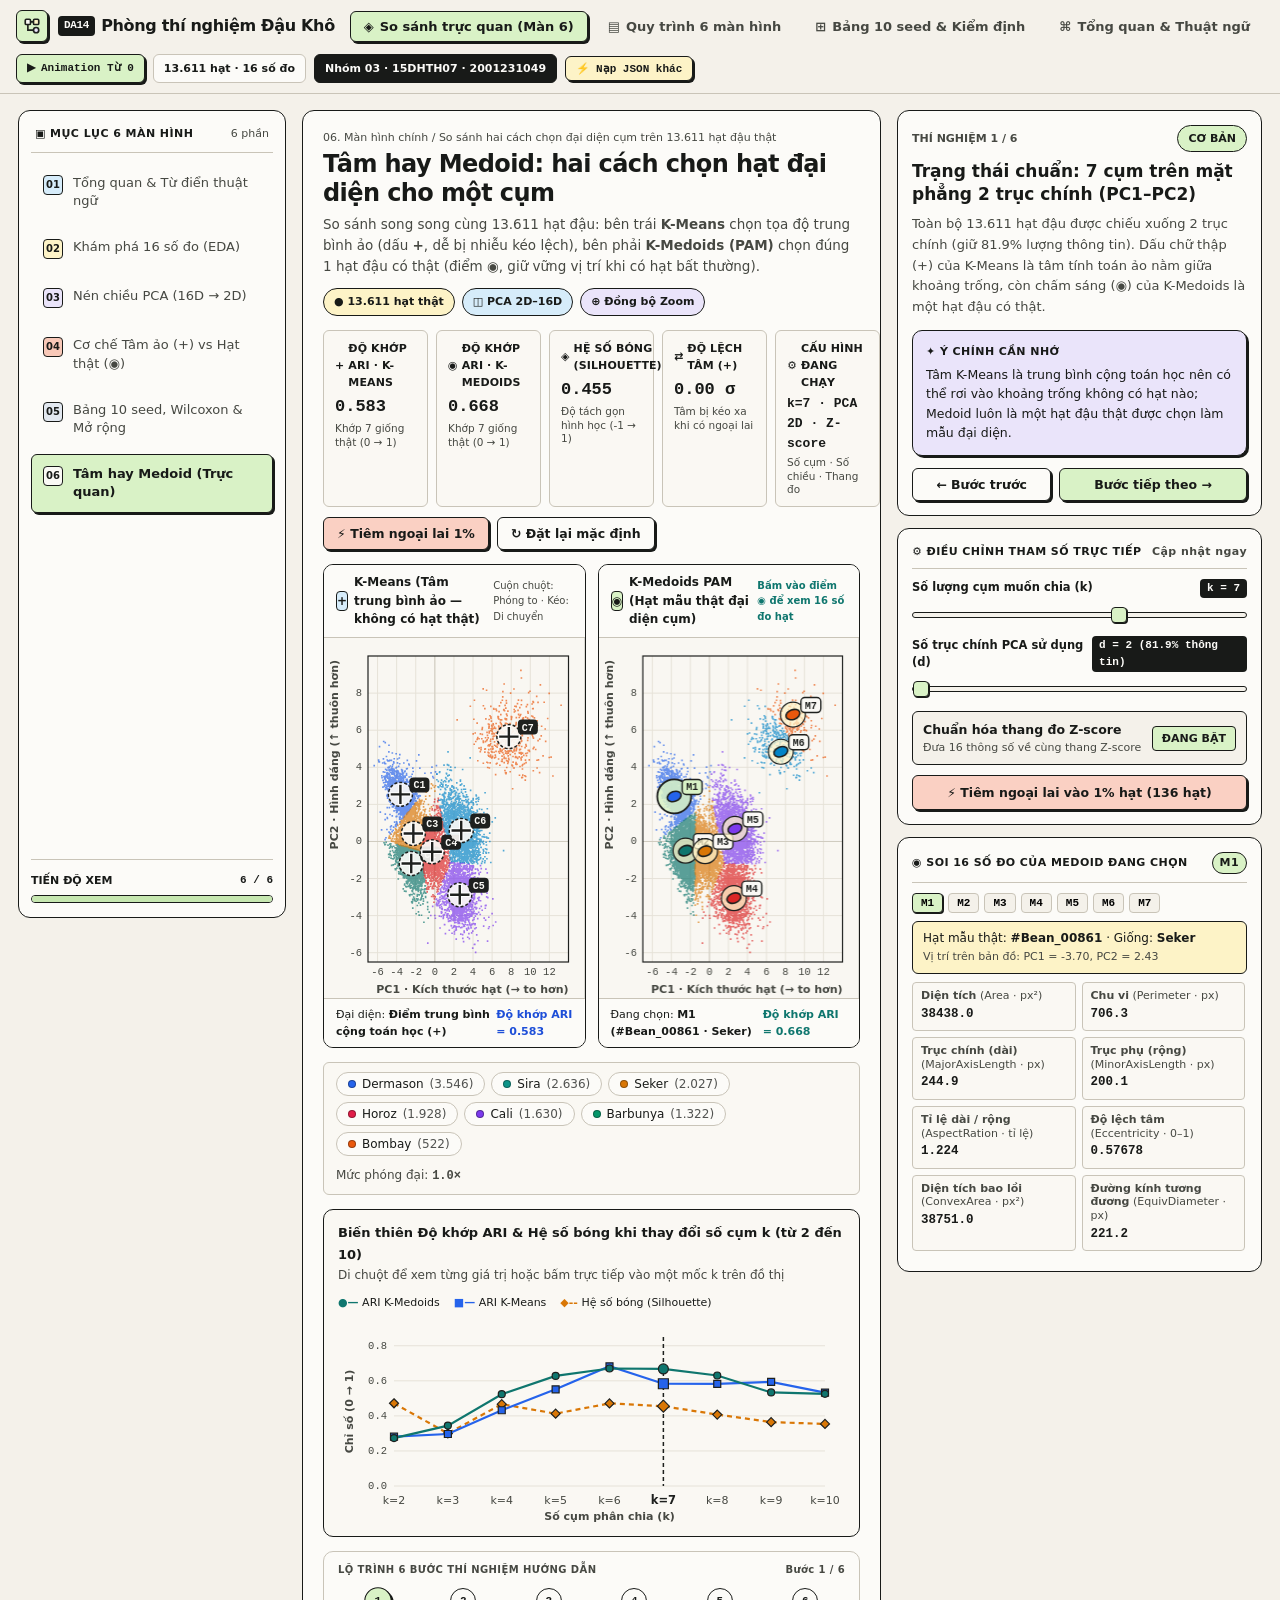
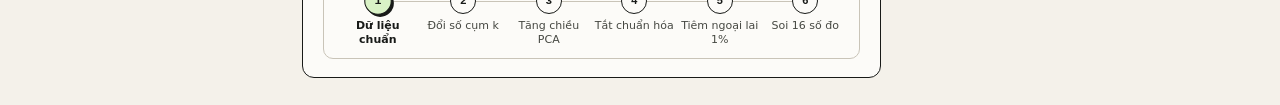
<file: index.html>
<!DOCTYPE html>
<html lang="vi">
<head>
  <meta charset="UTF-8" />
  <meta name="viewport" content="width=device-width, initial-scale=1.0" />
  <title>DA14 · Dry Bean Lab — Tâm hay Medoid: hai cách chọn đại diện cụm</title>

  <!-- CSS tách theo từng nhóm chức năng (chạy 100% offline không cần font CDN) -->
  <link rel="stylesheet" href="dry_bean_web/css/tokens.css" />
  <link rel="stylesheet" href="dry_bean_web/css/layout.css" />
  <link rel="stylesheet" href="dry_bean_web/css/components.css" />
</head>
<body>

  <!-- ======================================================================= -->
  <!-- TOP NAVBAR                                                              -->
  <!-- ======================================================================= -->
  <header class="topbar">
    <div class="topbar-inner">
      <div class="brand-group">
        <button id="btnMobileSidebar" class="mobile-menu-btn" type="button" aria-label="Mở danh mục 6 màn hình">☰</button>
        <div class="brand-logo" aria-hidden="true">
          <svg width="18" height="18" viewBox="0 0 24 24" fill="none" stroke="#1E201E" stroke-width="2.2">
            <rect x="3" y="3" width="7" height="7" rx="1.5" fill="#FAF9F5"/>
            <rect x="14" y="3" width="7" height="7" rx="1.5" fill="#FDF3C7"/>
            <circle cx="17.5" cy="17.5" r="3.5" fill="#EAE4FA"/>
            <path d="M10 6.5h4M6.5 10v7.5H14" />
          </svg>
        </div>
        <div class="brand-title">
          <span class="tag-box">DA14</span>
          <span>Phòng thí nghiệm Đậu Khô</span>
        </div>
      </div>

      <!-- 4 Tab chuyển nhanh trên thanh Top Navbar -->
      <nav class="top-nav-tabs" aria-label="Điều hướng nhanh">
        <button class="top-tab active" data-quick-tab="lab" onclick="handleTopTab('lab')">
          <span>◈</span> So sánh trực quan (Màn 6)
        </button>
        <button class="top-tab" data-quick-tab="screens" onclick="handleTopTab('screens')">
          <span>▤</span> Quy trình 6 màn hình
        </button>
        <button class="top-tab" data-quick-tab="benchmark" onclick="handleTopTab('benchmark')">
          <span>⊞</span> Bảng 10 seed &amp; Kiểm định
        </button>
        <button class="top-tab" data-quick-tab="readme" onclick="handleTopTab('readme')">
          <span>⌘</span> Tổng quan &amp; Thuật ngữ
        </button>
      </nav>

      <!-- Phải: Thông tin dữ liệu & Mã lớp/SV -->
      <div class="topbar-right">
        <a class="adapter-trigger-btn" href="animation.html" style="background: var(--mint); text-decoration: none;" title="Mở trình diễn Animation chạy từ con số 0 đến hoàn chỉnh bài">
          <span>▶</span> Animation Từ 0
        </a>
        <span class="meta-pill">13.611 hạt · 16 số đo</span>
        <span class="meta-pill student">Nhóm 03 · 15DHTH07 · 2001231049</span>
        <button id="btnOpenAdapter" class="adapter-trigger-btn" type="button" title="Nạp tệp JSON khác từ thư mục results/">
          <span>⚡</span> Nạp JSON khác
        </button>
      </div>
    </div>
  </header>

  <!-- ======================================================================= -->
  <!-- BỐ CỤC WORKBENCH 3 CỘT                                                  -->
  <!-- ======================================================================= -->
  <div class="workbench">

    <!-- ===================================================================== -->
    <!-- CỘT TRÁI: CÂY 6 MÀN HÌNH THEO ĐẶC TẢ 07b                              -->
    <!-- ===================================================================== -->
    <aside id="leftSidebar" class="panel-box sidebar-left" aria-label="Cấu trúc 6 màn hình đồ án">
      <div>
        <div class="sidebar-header">
          <span class="sidebar-title">▣ MỤC LỤC 6 MÀN HÌNH</span>
          <span class="sidebar-count">6 phần</span>
        </div>

        <div class="screen-tree" id="screenTreeList">
          <button class="screen-nav-item" data-screen="1" onclick="switchScreen(1)">
            <span class="screen-icon-box" style="background: #D6ECFA;">01</span>
            <span>Tổng quan &amp; Từ điển thuật ngữ</span>
          </button>
          <button class="screen-nav-item" data-screen="2" onclick="switchScreen(2)">
            <span class="screen-icon-box" style="background: #FDF3C7;">02</span>
            <span>Khám phá 16 số đo (EDA)</span>
          </button>
          <button class="screen-nav-item" data-screen="3" onclick="switchScreen(3)">
            <span class="screen-icon-box" style="background: #EAE4FA;">03</span>
            <span>Nén chiều PCA (16D → 2D)</span>
          </button>
          <button class="screen-nav-item" data-screen="4" onclick="switchScreen(4)">
            <span class="screen-icon-box" style="background: #F8C8B8;">04</span>
            <span>Cơ chế Tâm ảo (+) vs Hạt thật (◉)</span>
          </button>
          <button class="screen-nav-item" data-screen="5" onclick="switchScreen(5)">
            <span class="screen-icon-box" style="background: #E2E8F0;">05</span>
            <span>Bảng 10 seed, Wilcoxon &amp; Mở rộng</span>
          </button>
          <button class="screen-nav-item active" data-screen="6" onclick="switchScreen(6)">
            <span class="screen-icon-box" style="background: #FAF9F5;">06</span>
            <span>Tâm hay Medoid (Trực quan)</span>
          </button>
        </div>
      </div>

      <div class="sidebar-footer">
        <div class="progress-row">
          <span>TIẾN ĐỘ XEM</span>
          <span id="sidebarProgressText" class="tabular">6 / 6</span>
        </div>
        <div class="progress-track">
          <div id="sidebarProgressFill" class="progress-fill" style="width: 100%;"></div>
        </div>
      </div>
    </aside>

    <!-- ===================================================================== -->
    <!-- CỘT GIỮA: SÂN KHẤU CHÍNH (MAIN STAGE)                                 -->
    <!-- ===================================================================== -->
    <main class="panel-box main-stage">

      <!-- =================================================================== -->
      <!-- VIEW 06: MÀN HÌNH ĐẶC THÙ — TÂM HAY MEDOID (MẶC ĐỊNH)              -->
      <!-- =================================================================== -->
      <section id="view-screen-6" class="screen-view active">
        <div class="stage-header">
          <div>
            <div class="breadcrumb">06. Màn hình chính / So sánh hai cách chọn đại diện cụm trên 13.611 hạt đậu thật</div>
            <h1 class="stage-title">Tâm hay Medoid: hai cách chọn hạt đại diện cho một cụm</h1>
            <p class="stage-subtitle">
              So sánh song song cùng 13.611 hạt đậu: bên trái <strong>K-Means</strong> chọn tọa độ trung bình ảo (dấu <strong>+</strong>, dễ bị nhiễu kéo lệch), bên phải <strong>K-Medoids (PAM)</strong> chọn đúng 1 hạt đậu có thật (điểm <strong>◉</strong>, giữ vững vị trí khi có hạt bất thường).
            </p>
          </div>
          <div class="header-badges">
            <span class="pastel-badge bg-yellow">● 13.611 hạt thật</span>
            <span class="pastel-badge bg-blue">◫ PCA 2D–16D</span>
            <span class="pastel-badge bg-lavender">⊕ Đồng bộ Zoom</span>
          </div>
        </div>

        <!-- Hàng 5 thẻ KPI + 2 nút thao tác nhanh -->
        <div class="kpi-action-bar">
          <div class="kpi-strip">
            <div id="kpiCardKmeans" class="kpi-card">
              <div class="kpi-label"><span>+</span> ĐỘ KHỚP ARI · K-MEANS</div>
              <div class="kpi-value tabular">
                <span id="kpiAriKm">0.674</span>
                <span id="kpiDeltaKm" class="kpi-delta" style="display:none;"></span>
              </div>
              <div class="kpi-hint">Khớp 7 giống thật (0 → 1)</div>
            </div>
            <div id="kpiCardKmedoids" class="kpi-card">
              <div class="kpi-label"><span>◉</span> ĐỘ KHỚP ARI · K-MEDOIDS</div>
              <div class="kpi-value tabular">
                <span id="kpiAriMed">0.669</span>
                <span id="kpiDeltaMed" class="kpi-delta" style="display:none;"></span>
              </div>
              <div class="kpi-hint">Khớp 7 giống thật (0 → 1)</div>
            </div>
            <div class="kpi-card">
              <div class="kpi-label"><span>◈</span> HỆ SỐ BÓNG (SILHOUETTE)</div>
              <div class="kpi-value tabular">
                <span id="kpiSilhouette">0.431</span>
              </div>
              <div class="kpi-hint">Độ tách gọn hình học (-1 → 1)</div>
            </div>
            <div id="kpiCardShift" class="kpi-card">
              <div class="kpi-label"><span>⇄</span> ĐỘ LỆCH TÂM (+)</div>
              <div class="kpi-value tabular">
                <span id="kpiCentroidShift">0.00 σ</span>
              </div>
              <div class="kpi-hint">Tâm bị kéo xa khi có ngoại lai</div>
            </div>
            <div class="kpi-card">
              <div class="kpi-label"><span>⚙</span> CẤU HÌNH ĐANG CHẠY</div>
              <div class="kpi-value tabular" style="font-size: 13px;">
                <span id="kpiConfigText">k=7 · PCA 2D · Z-score</span>
              </div>
              <div class="kpi-hint">Số cụm · Số chiều · Thang đo</div>
            </div>
          </div>

          <div class="quick-actions">
            <button id="btnQuickOutlier" class="tactile-btn coral" type="button">
              ⚡ Tiêm ngoại lai 1%
            </button>
            <button id="btnQuickReset" class="tactile-btn" type="button" title="Đặt lại toàn bộ tham số &amp; góc nhìn về mặc định">
              ↻ Đặt lại mặc định
            </button>
          </div>
        </div>

        <!-- Hai bản đồ phân tán HTML5 Canvas chia đôi theo chiều dọc -->
        <div class="split-canvas-grid">
          <!-- BẢN ĐỒ TRÁI: K-MEANS -->
          <div class="canvas-card">
            <div class="canvas-card-head">
              <div class="canvas-card-title">
                <span class="symbol-chip" style="background: var(--blue-pastel);">+</span>
                <span>K-Means (Tâm trung bình ảo — không có hạt thật)</span>
              </div>
              <span class="canvas-card-sub">Cuộn chuột: Phóng to · Kéo: Di chuyển</span>
            </div>
            <div class="canvas-viewport">
              <canvas id="canvasKMeans"></canvas>
            </div>
            <div class="canvas-card-foot">
              <span>Đại diện: <strong>Điểm trung bình cộng toán học (+)</strong></span>
              <span id="footKmStatus" style="color: var(--kmeans-color); font-weight: 700;">Độ khớp ARI = 0.674</span>
            </div>
          </div>

          <!-- BẢN ĐỒ PHẢI: K-MEDOIDS -->
          <div class="canvas-card">
            <div class="canvas-card-head">
              <div class="canvas-card-title">
                <span class="symbol-chip" style="background: var(--mint);">◉</span>
                <span>K-Medoids PAM (Hạt mẫu thật đại diện cụm)</span>
              </div>
              <span class="canvas-card-sub" style="color: var(--kmedoids-color); font-weight: 700;">Bấm vào điểm ◉ để xem 16 số đo hạt</span>
            </div>
            <div class="canvas-viewport">
              <canvas id="canvasKMedoids"></canvas>
            </div>
            <div class="canvas-card-foot">
              <span>Đang chọn: <strong id="footSelectedMedoid">M1 (#Bean_00142)</strong></span>
              <span id="footMedStatus" style="color: var(--kmedoids-color); font-weight: 700;">Độ khớp ARI = 0.669</span>
            </div>
          </div>
        </div>

        <!-- Thanh chú giải 7 giống đậu (tổng đúng 13.611 hạt) -->
        <div class="variety-legend-bar">
          <div class="variety-pills" id="varietyLegendPills">
            <!-- Tạo bằng JS -->
          </div>
          <div style="font-size: 12px; color: var(--ink-muted);">
            Mức phóng đại: <strong id="zoomBadge" class="tabular">1.0×</strong>
          </div>
        </div>

        <!-- Đồ thị 3 đường theo k (ARI K-Medoids, ARI K-Means, Hệ số bóng) -->
        <div class="curve-box">
          <div class="curve-header">
            <div>
              <strong style="font-size: 13px;">Biến thiên Độ khớp ARI &amp; Hệ số bóng khi thay đổi số cụm k (từ 2 đến 10)</strong>
              <span style="font-size: 12px; color: var(--ink-muted); display: block;">Di chuột để xem từng giá trị hoặc bấm trực tiếp vào một mốc k trên đồ thị</span>
            </div>
            <div class="curve-legend">
              <span><strong style="color: #0F766E;">●—</strong> ARI K-Medoids</span>
              <span><strong style="color: #2563EB;">■—</strong> ARI K-Means</span>
              <span><strong style="color: #D97706;">◆--</strong> Hệ số bóng (Silhouette)</span>
            </div>
          </div>
          <div class="curve-canvas-wrap">
            <canvas id="canvasMetricsCurve"></canvas>
            <div id="curveTooltip" class="chart-tooltip"></div>
          </div>
        </div>

        <!-- Thanh Timeline 6 bước thí nghiệm hướng dẫn ở đáy cột giữa -->
        <div class="lesson-timeline-box">
          <div class="timeline-head">
            <span>LỘ TRÌNH 6 BƯỚC THÍ NGHIỆM HƯỚNG DẪN</span>
            <span id="timelineStepCounter">Bước 1 / 6</span>
          </div>
          <div class="timeline-steps" id="timelineStepsContainer">
            <!-- Điền 6 bước bằng JS -->
          </div>
        </div>
      </section>

      <!-- =================================================================== -->
      <!-- VIEW 01: TỔNG QUAN, TỪ ĐIỂN THUẬT NGỮ & 3 LỆNH TÁI TẠO README       -->
      <!-- =================================================================== -->
      <section id="view-screen-1" class="screen-view">
        <div class="stage-header">
          <div>
            <div class="breadcrumb">01. Tổng quan đề tài / Đặt bài toán &amp; Giải thích thuật ngữ dễ hiểu</div>
            <h1 class="stage-title">Phân cụm 13.611 hạt đậu khô: K-Means hay K-Medoids tốt hơn?</h1>
            <p class="stage-subtitle">
              Bài toán thực tế: không biết trước nhãn giống, làm sao máy tự gom 13.611 hạt đậu thành 7 nhóm dựa trên 16 số đo hình ảnh, giữ ổn định khi có hạt lỗi và trả về được một <strong>hạt mẫu thật</strong> cho người phân loại?
            </p>
          </div>
          <div class="header-badges">
            <span class="pastel-badge bg-mint">UCI Dry Bean</span>
            <span class="pastel-badge bg-yellow">7 Giống đậu</span>
          </div>
        </div>

        <div class="info-grid-4">
          <div class="paper-subcard">
            <div style="font-size:11.5px; font-weight:700; color:var(--ink-muted);">TỔNG SỐ HẠT ĐẬU</div>
            <div style="font-family:var(--font-display); font-size:24px; font-weight:700; margin-top:4px;">13.611</div>
            <div style="font-size:12px; color:var(--ink-muted); margin-top:2px;">Hạt chụp ảnh chuẩn hóa</div>
          </div>
          <div class="paper-subcard">
            <div style="font-size:11.5px; font-weight:700; color:var(--ink-muted);">SỐ ĐO HÌNH HỌC</div>
            <div style="font-family:var(--font-display); font-size:24px; font-weight:700; margin-top:4px;">16 biến</div>
            <div style="font-size:12px; color:var(--ink-muted); margin-top:2px;">12 số đo gốc + 4 hệ số dáng</div>
          </div>
          <div class="paper-subcard">
            <div style="font-size:11.5px; font-weight:700; color:var(--ink-muted);">SỐ GIỐNG THẬT</div>
            <div style="font-family:var(--font-display); font-size:24px; font-weight:700; margin-top:4px;">7 giống</div>
            <div style="font-size:12px; color:var(--ink-muted); margin-top:2px;">Lệch cỡ mẫu (522 → 3.546)</div>
          </div>
          <div class="paper-subcard" style="background: var(--coral);">
            <div style="font-size:11.5px; font-weight:700;">THỬ THÁCH NGOẠI LAI</div>
            <div style="font-family:var(--font-display); font-size:24px; font-weight:700; margin-top:4px;">1.0%</div>
            <div style="font-size:12px; margin-top:2px;">136 hạt bị thổi phồng kích thước</div>
          </div>
        </div>

        <!-- Từ điển thuật ngữ plain Vietnamese -->
        <div class="paper-subcard">
          <div style="display:flex; justify-content:space-between; align-items:center; flex-wrap:wrap; gap:8px; margin-bottom:6px;">
            <strong style="font-size:14px;">Từ điển thuật ngữ dễ hiểu (Đọc nhanh trong 30 giây)</strong>
            <span class="pastel-badge bg-yellow">Giải thích từ ngữ kỹ thuật</span>
          </div>
          <div class="glossary-grid">
            <div class="glossary-card">
              <div class="glossary-term">1. Tâm K-Means (+ điểm ảo)</div>
              <div class="glossary-def">Là tọa độ trung bình cộng của cả cụm. Điểm này <strong>không phải một hạt đậu thật</strong> và dễ bị 1 vài hạt ngoại lai nằm xa kéo lệch ra ngoài.</div>
            </div>
            <div class="glossary-card">
              <div class="glossary-term">2. Medoid trong K-Medoids / PAM (◉ hạt thật)</div>
              <div class="glossary-def">Là <strong>một hạt đậu có thật</strong> nằm ở giữa cụm nhất (tổng khoảng cách tới các hạt khác nhỏ nhất), đọc được đủ 16 số đo thật và ít bị nhiễu kéo.</div>
            </div>
            <div class="glossary-card">
              <div class="glossary-term">3. ARI — Độ khớp nhãn thật (0 → 1)</div>
              <div class="glossary-def">Đo xem các cụm máy tự gom có trùng khớp với 7 giống đậu thật ngoài đời hay không. Càng gần <strong>1.0</strong> càng chuẩn (<strong>0.0</strong> là ngang đoán mò).</div>
            </div>
            <div class="glossary-card">
              <div class="glossary-term">4. Hệ số bóng — Silhouette (-1 → 1)</div>
              <div class="glossary-def">Không cần biết nhãn thật: đo độ gọn của từng cụm và mức tách xa khỏi cụm hàng xóm. Số cao tức các cụm tách rời rõ về hình học.</div>
            </div>
            <div class="glossary-card">
              <div class="glossary-term">5. Chuẩn hóa Z-score &amp; PCA</div>
              <div class="glossary-def"><strong>Z-score</strong> quy mọi số đo (từ diện tích ~254.000 đến hệ số ~0,004) về cùng đơn vị độ lệch chuẩn σ; <strong>PCA</strong> nén 16 cột trùng lặp thành vài trục chính độc lập.</div>
            </div>
            <div class="glossary-card">
              <div class="glossary-term">6. Kiểm định Wilcoxon &amp; Mahalanobis</div>
              <div class="glossary-def"><strong>Wilcoxon</strong> kiểm tra qua 10 lần chạy (10 seed) xem chênh lệch 2 thuật toán có ý nghĩa thật (<code>p &lt; 0.05</code>); <strong>Mahalanobis</strong> thử khử tương quan nhưng gặp suy biến khi nhiều chiều.</div>
            </div>
          </div>
        </div>

        <!-- Phân bố 7 lớp chuẩn xác -->
        <div class="paper-subcard">
          <div style="display:flex; justify-content:space-between; align-items:center; margin-bottom:10px;">
            <strong style="font-size:13.5px;">Phân bố số lượng hạt của 7 giống đậu thật (Tổng = 13.611 hạt)</strong>
            <span class="pastel-badge bg-blue">Nhãn đối chiếu thật</span>
          </div>
          <div id="screen1VarietyBars" style="display:flex; flex-direction:column; gap:7px;"></div>
        </div>

        <!-- 3 lệnh tái tạo chuẩn trong README.md -->
        <div class="paper-subcard">
          <div style="display:flex; justify-content:space-between; align-items:center; margin-bottom:8px; flex-wrap:wrap; gap:8px;">
            <div>
              <strong style="font-size:13.5px;">Ba lệnh tái tạo toàn bộ kết quả thực nghiệm (Python → Web)</strong>
              <div style="font-size:12px; color:var(--ink-muted);">Chạy trong thư mục đồ án để sinh lại toàn bộ bảng CSV (<code>results/bang/</code>), hình (<code>results/hinh/</code>) và dữ liệu web</div>
            </div>
            <button id="btnCopyReadmeCmds" class="tactile-btn mint" type="button" onclick="copyTextToClipboard('readmeCmdBlock', 'btnCopyReadmeCmds', '⎘ Sao chép 3 lệnh')">
              ⎘ Sao chép 3 lệnh
            </button>
          </div>
          <pre id="readmeCmdBlock" class="code-terminal">pip install -r requirements.txt
python experiments/chay.py --tat-ca
python app/export_json_web.py</pre>
        </div>
      </section>

      <!-- =================================================================== -->
      <!-- VIEW 02: KHÁM PHÁ EDA 16 ĐẶC TRƯNG HÌNH HỌC                         -->
      <!-- =================================================================== -->
      <section id="view-screen-2" class="screen-view">
        <div class="stage-header">
          <div>
            <div class="breadcrumb">02. Khám phá dữ liệu EDA / Chênh lệch thang đo &amp; Phân phối 16 số đo</div>
            <h1 class="stage-title">Phân tích phân phối 16 thông số hình học trên 7 giống đậu</h1>
            <p class="stage-subtitle">
              Diện tích hạt (<code>Area</code>) có giá trị lên tới <strong>254.616 px²</strong> trong khi <code>ShapeFactor1</code> chỉ khoảng <strong>0,004 px⁻¹</strong>. Nếu không chuẩn hóa Z-score, 15 thông số hình dáng nhỏ bé sẽ bị bỏ qua hoàn toàn.
            </p>
          </div>
          <div style="display:flex; gap:8px; align-items:center; flex-wrap:wrap;">
            <select id="edaSelectFeature" class="tactile-btn" style="background: var(--bg-panel);"></select>
            <button id="btnToggleEdaZscore" class="tactile-btn yellow" type="button">Thang đo: Giá trị đo gốc</button>
          </div>
        </div>

        <div class="canvas-card">
          <div class="canvas-card-head">
            <strong id="edaBoxTitle">Biểu đồ hộp (trung vị &amp; 25%–75%) của Diện tích (Area) trên 7 giống đậu</strong>
            <span id="edaBoxUnit" class="pastel-badge bg-yellow">Đơn vị đo: px²</span>
          </div>
          <div class="canvas-viewport" style="height: 315px;">
            <canvas id="canvasEdaBoxplot"></canvas>
          </div>
        </div>

        <div class="data-table-wrap">
          <table class="paper-table">
            <thead>
              <tr>
                <th>#</th>
                <th>Tên tiếng Việt (Cột gốc &amp; đơn vị)</th>
                <th>Nhóm đặc trưng</th>
                <th>Ý nghĩa hình học (Bấm một dòng để vẽ biểu đồ)</th>
                <th>Trung bình</th>
                <th>Độ lệch chuẩn</th>
              </tr>
            </thead>
            <tbody id="edaDictionaryTableBody"></tbody>
          </table>
        </div>
      </section>

      <!-- =================================================================== -->
      <!-- VIEW 03: GIẢM CHIỀU PCA (PC1–PC16)                                  -->
      <!-- =================================================================== -->
      <section id="view-screen-3" class="screen-view">
        <div class="stage-header">
          <div>
            <div class="breadcrumb">03. Giảm chiều PCA (PC1 → PC16) / Khử trùng lặp từ 21 cặp biến tương quan mạnh</div>
            <h1 class="stage-title">Phương sai tích lũy &amp; Ý nghĩa vật lý của mặt phẳng 2 trục chính</h1>
            <p class="stage-subtitle">
              Vì có tới <strong>21/120 cặp</strong> đặc trưng tương quan rất mạnh (|r| &gt; 0,9), chỉ 2 trục đầu (<strong>PC1 + PC2</strong>) đã giữ được <strong>81,90%</strong> lượng thông tin, còn 4 trục đạt <strong>95,0%</strong> và 7 trục đạt <strong>99,6%</strong>.
            </p>
          </div>
          <div class="header-badges">
            <span class="pastel-badge bg-blue">PC1: 55,47%</span>
            <span class="pastel-badge bg-mint">PC2: 26,43%</span>
            <span class="pastel-badge bg-lavender">2 trục đầu: 81,90%</span>
          </div>
        </div>

        <div class="canvas-card">
          <div class="canvas-card-head">
            <strong>Biểu đồ Scree &amp; Đường tích lũy lượng thông tin từ PC1 đến PC16</strong>
            <span style="font-size:12px; color:var(--ink-muted);">Cột màu: Phần trăm từng trục · Đường xanh: Tích lũy (%)</span>
          </div>
          <div class="canvas-viewport" style="height: 305px;">
            <canvas id="canvasPcaScree"></canvas>
          </div>
        </div>

        <div class="summary-strip" style="background: var(--yellow);">
          <strong>Các mốc số chiều PCA đo thực nghiệm trên tập dữ liệu:</strong>
          Ngưỡng <strong>80%</strong> cần <strong>2 trục</strong> (81,9%) ·
          Ngưỡng <strong>90%</strong> và <strong>95%</strong> cùng đạt tại <strong>4 trục</strong> (95,0%) ·
          Ngưỡng <strong>99%</strong> cần <strong>7 trục</strong> (99,6%, nơi PAM đạt đỉnh khớp nhãn thật <strong>ARI = 0,695</strong>).
        </div>

        <div class="info-grid-2">
          <div class="paper-subcard" style="background: var(--blue-pastel);">
            <strong>TRỤC HOÀNH PC1 (55,47% thông tin) — Trục Kích thước hạt</strong>
            <p style="font-size:12.5px; line-height:1.55; margin-top:6px;">
              Tổng hợp các số đo kích cỡ: <code>Area (Diện tích)</code>, <code>ConvexArea</code>, <code>Perimeter (Chu vi)</code> và <code>MajorAxisLength</code>. Hạt càng to (như <strong>Bombay</strong>, <strong>Cali</strong>) càng nằm lệch sang bên phải.
            </p>
          </div>
          <div class="paper-subcard" style="background: var(--mint);">
            <strong>TRỤC TUNG PC2 (26,43% thông tin) — Trục Độ thuôn dài vs Tròn</strong>
            <p style="font-size:12.5px; line-height:1.55; margin-top:6px;">
              Tách biệt hạt thuôn dài phía trên (<code>AspectRation</code>, <code>Eccentricity</code> cao — như giống <strong>Horoz</strong>) với hạt tròn đầy phía dưới (<code>roundness</code>, <code>Compactness</code> cao — như giống <strong>Seker</strong>).
            </p>
          </div>
        </div>
      </section>

      <!-- =================================================================== -->
      <!-- VIEW 04: CƠ CHẾ K-MEANS VS K-MEDOIDS (TỪNG BƯỚC TRỰC QUAN)          -->
      <!-- =================================================================== -->
      <section id="view-screen-4" class="screen-view">
        <div class="stage-header">
          <div>
            <div class="breadcrumb">04. Cơ chế K-Means vs K-Medoids / Mô phỏng từng vòng lặp</div>
            <h1 class="stage-title">Vì sao 1 hạt ngoại lai kéo lệch tâm K-Means (+) nhưng bó tay trước Medoid (◉)?</h1>
            <p class="stage-subtitle">
              Mô phỏng một cụm gồm 14 hạt bình thường (bên trái) và 1 hạt ngoại lai nằm xa bên phải. Bấm <strong>Bước lặp tiếp theo</strong> để xem tâm <strong>+</strong> bị kéo đi từng bước trong khi hạt mẫu <strong>◉</strong> không hề nhúc nhích.
            </p>
          </div>
          <div style="display:flex; gap:8px;">
            <button id="btnMechToggleOutlier" class="tactile-btn coral active-outlier" type="button">⚡ Điểm ngoại lai: ĐANG BẬT</button>
            <button id="btnMechNextIter" class="tactile-btn mint" type="button">Bước lặp tiếp theo →</button>
          </div>
        </div>

        <div class="canvas-card">
          <div class="canvas-card-head">
            <strong id="mechIterTitle">Mô phỏng hội tụ: Tâm K-Means (+) trượt khỏi đám mây hạt thật, Medoid (◉) đứng yên</strong>
            <span class="pastel-badge bg-yellow">14 hạt chuẩn + 1 hạt nhiễu</span>
          </div>
          <div class="canvas-viewport" style="height: 320px;">
            <canvas id="canvasMechanismDemo"></canvas>
          </div>
        </div>

        <div class="info-grid-2">
          <div class="paper-subcard">
            <strong>K-Means: Tính trung bình &amp; bình phương sai số (d²)</strong>
            <p style="font-size:12.5px; line-height:1.55; color:var(--ink-muted); margin-top:6px;">
              Vì khoảng cách bị <strong>bình phương (d²)</strong>, một hạt nằm xa gấp 10 lần tạo ra lực kéo mạnh gấp 100 lần. Tâm trung bình <code>μ</code> bị kéo trượt về vùng trống không có hạt thật nào.
            </p>
          </div>
          <div class="paper-subcard">
            <strong>K-Medoids (PAM): Chỉ hoán đổi trên các hạt thật &amp; cộng trực tiếp khoảng cách (d)</strong>
            <p style="font-size:12.5px; line-height:1.55; color:var(--ink-muted); margin-top:6px;">
              Đại diện bắt buộc phải là <strong>một hạt đậu thật</strong> trong cụm. Khi thử dời medoid sang hạt ngoại lai, tổng khoảng cách tới 14 hạt còn lại tăng vọt nên thuật toán lập tức giữ nguyên hạt mẫu cũ.
            </p>
          </div>
        </div>
      </section>

      <!-- =================================================================== -->
      <!-- VIEW 05: BẢNG CHÍNH, KIỂM ĐỊNH WILCOXON & MỞ RỘNG MAHALANOBIS       -->
      <!-- =================================================================== -->
      <section id="view-screen-5" class="screen-view">
        <div class="stage-header">
          <div>
            <div class="breadcrumb">05. Bảng tổng hợp 10 seed / So sánh dữ liệu sạch, tiêm nhiễu 1%, Wilcoxon &amp; Mở rộng A</div>
            <h1 class="stage-title">Bảng kết quả 10 lần chạy (10 seeds) &amp; Kiểm chứng thống kê</h1>
            <p class="stage-subtitle">
              Số liệu chạy thật trên Python (mỗi seed lấy mẫu ngẫu nhiên n = 3.000 hạt, k = 2..10, Mean ± SD qua 10 seeds). Chọn không gian <code>d = 2</code>, <code>d = 4</code> hoặc <code>Gốc d = 16</code> để đối chiếu.
            </p>
          </div>
          <div style="display:flex; gap:8px; flex-wrap:wrap;">
            <button class="tactile-btn mint exp-dim-btn" data-dim="2" onclick="selectExpDim(2)">PCA d=2</button>
            <button class="tactile-btn exp-dim-btn" data-dim="4" onclick="selectExpDim(4)">PCA d=4</button>
            <button class="tactile-btn exp-dim-btn" data-dim="16" onclick="selectExpDim(16)">Gốc d=16</button>
            <button id="btnCopyBenchmarkMd" class="tactile-btn yellow" type="button" onclick="copyBenchmarkMarkdown()">⎘ Chép bảng Markdown</button>
          </div>
        </div>

        <div class="data-table-wrap">
          <table class="paper-table tabular">
            <thead>
              <tr>
                <th rowspan="2" style="text-align:center;">Số cụm k</th>
                <th colspan="4" style="background: var(--blue-pastel); text-align:center;">DỮ LIỆU SẠCH (Mean ± SD, 10 seeds)</th>
                <th colspan="4" style="background: var(--coral); text-align:center;">SAU TIÊM NGOẠI LAI 1% (Mean ± SD)</th>
                <th colspan="2" style="background: var(--yellow); text-align:center;">MỨC BIẾN ĐỘNG Δ ARI</th>
              </tr>
              <tr>
                <th>ARI K-Medoids</th>
                <th>ARI K-Means</th>
                <th>Hệ số bóng</th>
                <th>Thời gian (s)</th>
                <th>ARI K-Medoids</th>
                <th>ARI K-Means</th>
                <th>Hệ số bóng</th>
                <th>Thời gian (s)</th>
                <th>Δ K-Medoids</th>
                <th>Δ K-Means</th>
              </tr>
            </thead>
            <tbody id="benchmarkTableBody"></tbody>
          </table>
        </div>

        <div class="info-grid-2">
          <div class="paper-subcard">
            <strong>Kiểm định cặp Wilcoxon (k = 7, 10 seeds, ngưỡng p &lt; 0,05)</strong>
            <ul style="font-size:12.5px; line-height:1.65; color:var(--ink-muted); margin-top:6px; padding-left:18px;">
              <li><strong>Không gian gốc 16D (Dữ liệu sạch):</strong> PAM đạt <code>0,695 ± 0,015</code> cao hơn K-Means <code>0,665 ± 0,007</code> có ý nghĩa thống kê (<code>p = 0,00195</code>).</li>
              <li><strong>Không gian gốc 16D (Dính 1% ngoại lai):</strong> PAM giữ <code>0,689 ± 0,016</code> (chỉ tụt <code>-0,006</code>), trong khi K-Means tụt xuống <code>0,598 ± 0,064</code> (<code>Δ = -0,067</code>, <code>p = 0,00195</code>).</li>
              <li><strong>PCA d = 4 (Dữ liệu sạch):</strong> K-Means đạt <code>0,659</code> nhỉnh hơn PAM <code>0,626</code> (<code>p = 0,00586</code>) — cho thấy Trade-off giữa nén chiều và giữ đủ 16 biến gốc.</li>
            </ul>
          </div>

          <div class="paper-subcard">
            <strong>Đối chiếu Mốc cơ sở &amp; Mở rộng A (Khoảng cách Mahalanobis SVD)</strong>
            <ul style="font-size:12.5px; line-height:1.65; color:var(--ink-muted); margin-top:6px; padding-left:18px;">
              <li><strong>Mốc dưới (Đoán lớp đông nhất DERMASON):</strong> Accuracy <code>26,04%</code>, <code>ARI = 0,000</code> · <strong>K-Means chưa chuẩn hóa:</strong> chỉ đạt <code>ARI = 0,379 ± 0,011</code>.</li>
              <li><strong>Mốc trên (Random Forest có giám sát):</strong> Đạt <code>92,03%</code> trên 16D (<code>ARI = 0,810</code>) và <code>92,88%</code> trên PCA d=7 (<code>ARI = 0,828</code>).</li>
              <li><strong>Mở rộng A — Mahalanobis SVD (k=7, 10 seeds):</strong> SVD <code>pinv</code> chỉ đạt <code>ARI = 0,489 ± 0,047</code>; điều chuẩn <strong>Tikhonov</strong> nâng lên <code>0,555 ± 0,057</code> nhưng vẫn thua Euclid 16D (<code>0,695</code>) vì 21 cặp tương quan &gt; 0,9 làm <code>cond(Cov_d) = 30.738 &gt; 10⁴</code> từ d = 12 (tới <code>5,08 × 10⁶</code> tại d = 16).</li>
            </ul>
          </div>
        </div>
      </section>

    </main>

    <!-- ===================================================================== -->
    <!-- CỘT PHẢI: BẢNG ĐIỀU KHIỂN & GIẢI THÍCH NGỮ CẢNH                       -->
    <!-- ===================================================================== -->
    <aside class="sidebar-right" aria-label="Bảng điều khiển thí nghiệm và hồ sơ medoid">

      <!-- Thẻ 1: Hướng dẫn từng bước thí nghiệm + Ý CHÍNH CẦN NHỚ -->
      <div class="right-card">
        <div class="step-meta-row">
          <span id="rightStepLabel" class="step-counter">THÍ NGHIỆM 1 / 6</span>
          <span id="rightStepBadge" class="pastel-badge bg-mint">CƠ BẢN</span>
        </div>

        <h2 id="rightStepTitle" class="right-title">Trạng thái chuẩn: 7 cụm trên mặt phẳng 2 trục chính (PC1–PC2)</h2>
        <p id="rightStepDesc" class="right-desc">
          Toàn bộ 13.611 hạt đậu được chiếu xuống 2 trục chính (giữ 81.9% lượng thông tin). Dấu chữ thập (+) của K-Means là tâm tính toán ảo nằm giữa khoảng trống, còn chấm sáng (◉) của K-Medoids là một hạt đậu có thật.
        </p>

        <div class="key-idea-box">
          <div class="key-idea-head">
            <span>✦ Ý CHÍNH CẦN NHỚ</span>
          </div>
          <p id="rightKeyIdea" class="key-idea-text">
            Tâm K-Means là trung bình cộng toán học nên có thể rơi vào khoảng trống không có hạt nào; Medoid luôn là một hạt đậu thật được chọn làm mẫu đại diện.
          </p>
        </div>

        <!-- Nút điều hướng Trước / Tiếp theo -->
        <div class="nav-step-buttons" style="margin-top: 12px;">
          <button id="btnPrevStep" class="tactile-btn" type="button">← Bước trước</button>
          <button id="btnNextStep" class="tactile-btn mint" type="button">Bước tiếp theo →</button>
        </div>
      </div>

      <!-- Thẻ 2: Bảng điều khiển tham số tương tác trực tiếp -->
      <div class="right-card">
        <div class="control-section-title">
          <span>⚙ ĐIỀU CHỈNH THAM SỐ TRỰC TIẾP</span>
          <span style="font-size:11px; color:var(--ink-muted);">Cập nhật ngay</span>
        </div>

        <!-- Thanh trượt k -->
        <div class="control-group">
          <div class="control-label-row">
            <label for="sliderK">Số lượng cụm muốn chia (k)</label>
            <span id="badgeK" class="val-chip tabular">k = 7</span>
          </div>
          <input id="sliderK" class="paper-slider" type="range" min="2" max="10" step="1" value="7" />
        </div>

        <!-- Thanh trượt số chiều PCA -->
        <div class="control-group">
          <div class="control-label-row">
            <label for="sliderPCA">Số trục chính PCA sử dụng (d)</label>
            <span id="badgePCA" class="val-chip tabular">d = 2 (81.9% thông tin)</span>
          </div>
          <input id="sliderPCA" class="paper-slider" type="range" min="2" max="16" step="1" value="2" />
        </div>

        <!-- Công tắc Bật/Tắt Chuẩn hóa StandardScaler -->
        <div id="toggleStandardizeBox" class="toggle-switch-row" role="button" tabindex="0">
          <div>
            <div style="font-size:12.5px; font-weight:700;">Chuẩn hóa thang đo Z-score</div>
            <div id="stdSubLabel" style="font-size:11px; color:var(--ink-muted);">Đưa 16 thông số về cùng thang Z-score</div>
          </div>
          <span id="stdPillBadge" class="switch-pill bg-mint">ĐANG BẬT</span>
        </div>

        <!-- Nút điểm nhấn: Tiêm ngoại lai 1% -->
        <button id="btnSidebarOutlier" class="tactile-btn coral full-width-btn" type="button">
          ⚡ Tiêm ngoại lai vào 1% hạt (136 hạt)
        </button>
      </div>

      <!-- Thẻ 3: Hồ sơ 16 đặc trưng hình học của Medoid đang được bấm chọn -->
      <div class="right-card">
        <div class="control-section-title">
          <span>◉ SOI 16 SỐ ĐO CỦA MEDOID ĐANG CHỌN</span>
          <span id="medoidActiveTag" class="pastel-badge bg-mint" style="padding:1px 7px;">M1</span>
        </div>

        <div id="medoidQuickPills" class="medoid-pills-row"></div>

        <div id="medoidMetaBanner" class="medoid-meta-banner">
          Hạt mẫu thật: <strong>#Bean_00142</strong> · Giống: <strong>Dermason</strong>
        </div>

        <div id="medoidFeaturesGrid" class="features-16-grid tabular">
          <!-- 16 ô thông số hình học -->
        </div>
      </div>

    </aside>
  </div>

  <!-- ======================================================================= -->
  <!-- MODAL DATA ADAPTER (TÍCH HỢP KẾT QUẢ THẬT TỪ results/)                  -->
  <!-- ======================================================================= -->
  <div id="adapterModal" class="modal-backdrop" role="dialog" aria-modal="true">
    <div class="modal-card">
      <div class="modal-head">
        <span>⚡ Nạp bộ dữ liệu JSON từ Python (results/)</span>
        <button id="btnCloseAdapter" class="tactile-btn" style="padding:3px 8px;" type="button">✕</button>
      </div>
      <div class="modal-body">
        <p>
          Trang web đã được nhúng sẵn <strong>13.611 hạt đậu thật</strong>, mô hình PCA thật và bảng 10-seed từ Python (chạy offline ngay khi mở file <code>index.html</code>).
        </p>
        <p>
          Nếu bạn vừa chạy lại 3 lệnh thí nghiệm và muốn thử nạp một tệp <code>.json</code> mới xuất từ <code>results/</code>, hãy chọn tệp bên dưới:
        </p>
        <div style="display:flex; gap:8px; align-items:center; flex-wrap:wrap;">
          <input id="jsonFileInput" type="file" accept=".json" class="tactile-btn" style="font-size:12px;" />
          <span id="adapterLoadStatus" style="font-size:12px; color:var(--kmedoids-color); font-weight:700;"></span>
        </div>
        <pre class="code-terminal">{
  "beans": [
    {
      "id": 0,
      "variety": "SEKER",
      "pc": [-2.14, -1.42, 0.31, ...], // 16 tọa độ sau PCA
      "features": { "Area": 28395, "Perimeter": 610.291, ... } // đủ 16 cột
    }
  ],
  "benchmarkTable": {
    "2": [ { "k": 2, "cMed": "0.281±0.001", "cKm": "0.279±0.001", ... } ]
  }
}</pre>
      </div>
    </div>
  </div>

  <!-- ======================================================================= -->
  <!-- JAVASCRIPT TÁCH THEO TỪNG CHỨC NĂNG (NẠP ĐÚNG THỨ TỰ PHỤ THUỘC)        -->
  <!-- ======================================================================= -->
  <script src="dry_bean_web/js/constants.js"></script>
  <script src="dry_bean_web/js/state.js"></script>
  <script src="dry_bean_web/js/data.js"></script>
  <script src="dry_bean_web/js/algorithms.js"></script>
  <script src="dry_bean_web/js/canvas-scatter.js"></script>
  <script src="dry_bean_web/js/canvas-charts.js"></script>
  <script src="dry_bean_web/js/ui.js"></script>
  <script src="dry_bean_web/js/da14_web_data.js"></script>
  <script src="dry_bean_web/js/main.js"></script>
</body>
</html>
</file>
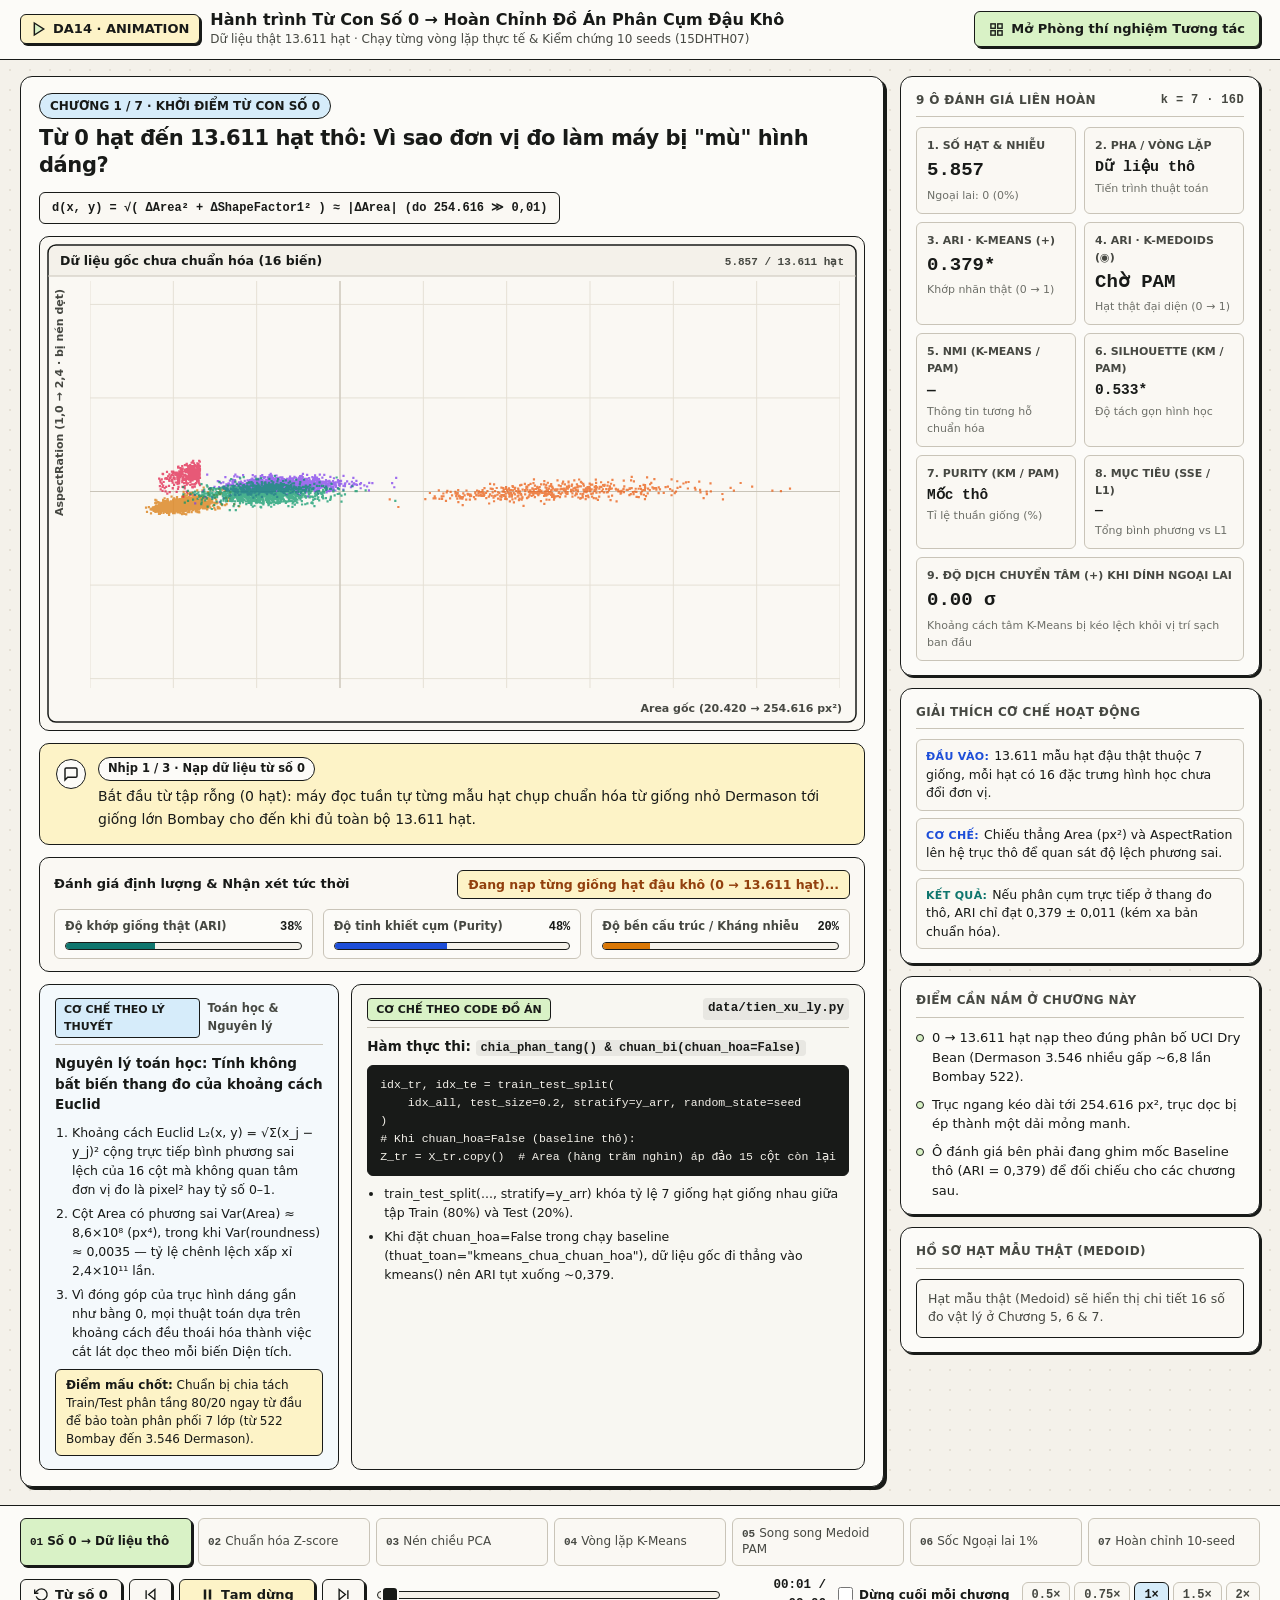
<file: dry_bean_animation/index.html>
<!DOCTYPE html>
<html lang="vi">
<head>
  <meta charset="UTF-8" />
  <meta name="viewport" content="width=device-width, initial-scale=1.0" />
  <title>DA14 · Animation Từ Con Số 0 Đến Hoàn Chỉnh Bài</title>
  <link rel="stylesheet" href="../dry_bean_web/css/tokens.css" />
  <link rel="stylesheet" href="css/animation.css" />
</head>
<body>
  <div class="anim-shell">

    <!-- TOP NAVIGATION BAR -->
    <header class="anim-topbar">
      <div class="anim-topbar-inner">
        <div class="anim-brand">
          <div class="anim-badge">
            <svg width="16" height="16" viewBox="0 0 24 24" fill="none" stroke="currentColor" stroke-width="2.2" aria-hidden="true">
              <polygon points="5 3 19 12 5 21 5 3" fill="#D9F2C6"/>
            </svg>
            <span>DA14 · ANIMATION</span>
          </div>
          <div class="anim-heading-group">
            <h1>Hành trình Từ Con Số 0 → Hoàn Chỉnh Đồ Án Phân Cụm Đậu Khô</h1>
            <span>Dữ liệu thật 13.611 hạt · Chạy từng vòng lặp thực tế &amp; Kiểm chứng 10 seeds (15DHTH07)</span>
          </div>
        </div>

        <div class="anim-top-actions">
          <a class="nav-link-btn" href="../index.html">
            <svg width="15" height="15" viewBox="0 0 24 24" fill="none" stroke="currentColor" stroke-width="2.2" aria-hidden="true">
              <rect x="3" y="3" width="7" height="7"/><rect x="14" y="3" width="7" height="7"/>
              <rect x="14" y="14" width="7" height="7"/><rect x="3" y="14" width="7" height="7"/>
            </svg>
            <span>Mở Phòng thí nghiệm Tương tác</span>
          </a>
        </div>
      </div>
    </header>

    <!-- MAIN STAGE WORKSPACE -->
    <main class="anim-workspace">
      <section class="stage-panel" aria-label="Sân khấu trình diễn animation">
        <div class="scene-header">
          <div class="scene-title-block">
            <div id="sceneBadge" class="scene-progress-pill" style="background: var(--blue-pastel);">CHƯƠNG 1 / 7 · KHỞI ĐIỂM</div>
            <h2 id="sceneTitle" class="scene-title">Bắt đầu từ con số 0: Nạp 13.611 hạt đậu &amp; Phơi bày lệch thang đo</h2>
          </div>
          <div id="formulaBadge" class="formula-chip">Area ∈ [18k, 254k px²] ≫ ShapeFactor1 ≈ 0.004</div>
        </div>

        <!-- CANVAS + FINALE OVERLAY -->
        <div class="canvas-stage-frame">
          <canvas id="storyCanvas"></canvas>

          <!-- Bảng tổng kết hoàn chỉnh hiện mượt ở Chương 7 -->
          <div id="finaleOverlay" class="finale-overlay" aria-label="Tổng hợp hoàn chỉnh kết quả 10 seed">
            <div>
              <div style="display:flex; justify-content:space-between; align-items:center; flex-wrap:wrap; gap:8px; margin-bottom:10px;">
                <div>
                  <h3 style="font-size:18px; font-weight:700;">Tổng kết hoàn chỉnh bài: 10 lần chạy (n = 3.000/seed, k = 7)</h3>
                  <span style="font-size:12.5px; color:var(--ink-muted);">So sánh định lượng Mean ± SD từ đầu ra thực nghiệm Python (<code>results/bang/</code>)</span>
                </div>
                <a class="nav-link-btn" href="../index.html">Tự thử nghiệm thông số ở Phòng Lab →</a>
              </div>

              <div class="finale-table-wrap">
                <table class="finale-table">
                  <thead>
                    <tr>
                      <th>Không gian</th>
                      <th>K-Medoids (Sạch)</th>
                      <th>K-Means (Sạch)</th>
                      <th>Wilcoxon p (Sạch)</th>
                      <th>K-Medoids (1% Nhiễu)</th>
                      <th>K-Means (1% Nhiễu)</th>
                      <th>Δ K-Medoids</th>
                      <th>Δ K-Means</th>
                    </tr>
                  </thead>
                  <tbody>
                    <tr>
                      <td>PCA d = 2 (81,9%)</td>
                      <td>0,660 ± 0,048</td>
                      <td>0,681 ± 0,026</td>
                      <td>0,13086</td>
                      <td>0,651 ± 0,049</td>
                      <td>0,679 ± 0,006</td>
                      <td style="color:#065F46; font-weight:700;">-0,008</td>
                      <td style="color:#065F46;">-0,002</td>
                    </tr>
                    <tr>
                      <td>PCA d = 4 (95,0%)</td>
                      <td>0,626 ± 0,029</td>
                      <td>0,659 ± 0,007</td>
                      <td>0,00586</td>
                      <td>0,616 ± 0,026</td>
                      <td>0,652 ± 0,007</td>
                      <td style="color:#065F46;">-0,010</td>
                      <td style="color:#065F46;">-0,007</td>
                    </tr>
                    <tr class="is-k7">
                      <td>Gốc d = 16 (Chuẩn hóa)</td>
                      <td>0,695 ± 0,015</td>
                      <td>0,665 ± 0,007</td>
                      <td>0,00195 (PAM thắng)</td>
                      <td>0,689 ± 0,016</td>
                      <td>0,598 ± 0,064</td>
                      <td style="color:#065F46;">-0,006 (Bền)</td>
                      <td style="color:#991B1B;">-0,067 (Tụt mạnh)</td>
                    </tr>
                  </tbody>
                </table>
              </div>
            </div>

            <div class="finale-grid-3">
              <div class="finale-card">
                <h3>1. Giá trị tiền xử lý &amp; PCA</h3>
                <ul>
                  <li><strong>Chưa chuẩn hóa Z-score:</strong> K-Means chỉ đạt <code>ARI = 0,379 ± 0,011</code> vì biến Area áp đảo hoàn toàn 15 biến dáng.</li>
                  <li><strong>Ngưỡng PCA (trên tập train):</strong> <code>2 trục = 81,9%</code>, <code>4 trục = 95,0%</code>, <code>7 trục = 99,6%</code> (đỉnh ARI).</li>
                </ul>
              </div>
              <div class="finale-card">
                <h3>2. Đối chiếu Mốc cơ sở (Baselines)</h3>
                <ul>
                  <li><strong>Dummy (lớp đông nhất DERMASON):</strong> Accuracy <code>26,04%</code>, <code>ARI = 0,000</code>.</li>
                  <li><strong>Mốc trên Random Forest:</strong> <code>92,03%</code> trên 16D (<code>ARI = 0,810</code>) và <code>92,88%</code> trên PCA d=7 (<code>ARI = 0,828</code>).</li>
                </ul>
              </div>
              <div class="finale-card">
                <h3>3. Mở rộng A: Mahalanobis SVD</h3>
                <ul>
                  <li><strong>Kết quả k=7 (10 seeds):</strong> SVD <code>pinv</code> tụt còn <code>0,489 ± 0,047</code>; Tikhonov lên <code>0,555 ± 0,057</code> (vẫn dưới Euclid <code>0,695</code>).</li>
                  <li><strong>Nguyên nhân:</strong> 21 cặp tương quan <code>|r| &gt; 0,9</code> làm <code>cond(Cov_d) = 30.738 &gt; 10⁴</code> từ <code>d = 12</code>.</li>
                </ul>
              </div>
            </div>
          </div>
        </div>

        <!-- SUBTITLE NARRATION -->
        <div class="narration-banner">
          <div class="narration-icon" aria-hidden="true">
            <svg width="16" height="16" viewBox="0 0 24 24" fill="none" stroke="currentColor" stroke-width="2.2">
              <path d="M21 15a2 2 0 0 1-2 2H7l-4 4V5a2 2 0 0 1 2-2h14a2 2 0 0 1 2 2z"/>
            </svg>
          </div>
          <div class="narration-body">
            <span id="narrationPhaseTag" class="narration-phase-tag">Nhịp 1 / 3 · Nạp dữ liệu từ số 0</span>
            <div id="narrationText" class="narration-text">
              Bắt đầu từ tập rỗng (0 hạt): máy tính lần lượt đọc các bản ghi chụp ảnh từng giống đậu...
            </div>
          </div>
        </div>

        <!-- DẢI ĐÁNH GIÁ LIÊN TỤC (NỐI LIỀN CÁC CHỈ SỐ TỪ CHƯƠNG 1 ĐẾN CHƯƠNG 7) -->
        <div class="eval-strip" aria-label="Đánh giá trực tiếp liên hoàn">
          <div class="eval-strip-head">
            <strong style="font-size:13px;">Đánh giá định lượng &amp; Nhận xét tức thời</strong>
            <span id="evalVerdictPill" class="eval-verdict-pill">Đang nạp dữ liệu ban đầu...</span>
          </div>
          <div class="eval-meter-grid">
            <div class="eval-meter">
              <div class="eval-meter-top"><span>Độ khớp giống thật (ARI)</span><strong id="valBarAri">38%</strong></div>
              <div class="eval-bar-track"><div id="fillBarAri" class="eval-bar-fill" style="background:#0F766E;"></div></div>
            </div>
            <div class="eval-meter">
              <div class="eval-meter-top"><span>Độ tinh khiết cụm (Purity)</span><strong id="valBarPurity">45%</strong></div>
              <div class="eval-bar-track"><div id="fillBarPurity" class="eval-bar-fill" style="background:#1D4ED8;"></div></div>
            </div>
            <div class="eval-meter">
              <div class="eval-meter-top"><span>Độ bền cấu trúc / Kháng nhiễu</span><strong id="valBarRobust">30%</strong></div>
              <div class="eval-bar-track"><div id="fillBarRobust" class="eval-bar-fill" style="background:#D97706;"></div></div>
            </div>
          </div>
        </div>

        <!-- HAI KHỐI GIẢI THÍCH SÂU: 1 BÊN LÝ THUYẾT · 1 BÊN CODE PYTHON THỰC TẾ -->
        <div class="deep-explain-grid">
          <article id="theoryExplainCard" class="explain-card is-theory" aria-label="Giải thích cơ chế theo lý thuyết"></article>
          <article id="codeExplainCard" class="explain-card is-code" aria-label="Giải thích cơ chế theo code đồ án"></article>
        </div>
      </section>

      <!-- RIGHT TELEMETRY SIDEBAR -->
      <aside class="telemetry-sidebar" aria-label="Bảng 8 ô đánh giá trực tiếp theo animation">
        <div class="side-card">
          <div class="side-card-title">
            <span>9 Ô ĐÁNH GIÁ LIÊN HOÀN</span>
            <span style="font-family:var(--font-mono);">k = 7 · 16D</span>
          </div>
          <div class="live-kpi-grid">
            <div class="live-kpi-cell">
              <div class="live-kpi-label">1. SỐ HẠT &amp; NHIỄU</div>
              <div id="liveBeans" class="live-kpi-val">0</div>
              <div id="liveOutlierSub" class="live-kpi-sub">Ngoại lai: 0 (0%)</div>
            </div>
            <div class="live-kpi-cell">
              <div class="live-kpi-label">2. PHA / VÒNG LẶP</div>
              <div id="liveIter" class="live-kpi-val" style="font-size:15px;">Chuẩn bị</div>
              <div class="live-kpi-sub">Tiến trình thuật toán</div>
            </div>
            <div id="kpiBoxKm" class="live-kpi-cell">
              <div class="live-kpi-label">3. ARI · K-MEANS (+)</div>
              <div class="live-kpi-val-row">
                <div id="liveAriKm" class="live-kpi-val">—</div>
                <span id="liveDeltaKm" class="live-kpi-delta" style="display:none;"></span>
              </div>
              <div class="live-kpi-sub">Khớp nhãn thật (0 → 1)</div>
            </div>
            <div id="kpiBoxMed" class="live-kpi-cell">
              <div class="live-kpi-label">4. ARI · K-MEDOIDS (◉)</div>
              <div class="live-kpi-val-row">
                <div id="liveAriMed" class="live-kpi-val">—</div>
                <span id="liveDeltaMed" class="live-kpi-delta" style="display:none;"></span>
              </div>
              <div class="live-kpi-sub">Hạt thật đại diện (0 → 1)</div>
            </div>
            <div class="live-kpi-cell">
              <div class="live-kpi-label">5. NMI (K-MEANS / PAM)</div>
              <div id="liveNmiPair" class="live-kpi-val" style="font-size:14.5px;">—</div>
              <div class="live-kpi-sub">Thông tin tương hỗ chuẩn hóa</div>
            </div>
            <div class="live-kpi-cell">
              <div class="live-kpi-label">6. SILHOUETTE (KM / PAM)</div>
              <div id="liveSilPair" class="live-kpi-val" style="font-size:14.5px;">—</div>
              <div class="live-kpi-sub">Độ tách gọn hình học</div>
            </div>
            <div class="live-kpi-cell">
              <div class="live-kpi-label">7. PURITY (KM / PAM)</div>
              <div id="livePurityPair" class="live-kpi-val" style="font-size:14.5px;">—</div>
              <div class="live-kpi-sub">Tỉ lệ thuần giống (%)</div>
            </div>
            <div class="live-kpi-cell">
              <div class="live-kpi-label">8. MỤC TIÊU (SSE / L1)</div>
              <div id="liveCostPair" class="live-kpi-val" style="font-size:13px;">—</div>
              <div class="live-kpi-sub">Tổng bình phương vs L1</div>
            </div>
            <div id="kpiBoxShift" class="live-kpi-cell" style="grid-column: span 2;">
              <div class="live-kpi-label">9. ĐỘ DỊCH CHUYỂN TÂM (+) KHI DÍNH NGOẠI LAI</div>
              <div id="liveShift" class="live-kpi-val">0.00 σ</div>
              <div class="live-kpi-sub">Khoảng cách tâm K-Means bị kéo lệch khỏi vị trí sạch ban đầu</div>
            </div>
          </div>
        </div>

        <div class="side-card">
          <div class="side-card-title">
            <span>GIẢI THÍCH CƠ CHẾ HOẠT ĐỘNG</span>
          </div>
          <div id="mechanismFlow" class="mechanism-flow"></div>
        </div>

        <div class="side-card">
          <div class="side-card-title">
            <span>ĐIỂM CẦN NẮM Ở CHƯƠNG NÀY</span>
          </div>
          <ul id="bulletList" class="step-bullet-list"></ul>
        </div>

        <div class="side-card">
          <div class="side-card-title">
            <span>HỒ SƠ HẠT MẪU THẬT (MEDOID)</span>
          </div>
          <div id="medoidSpotlightCard" class="medoid-snapshot-box">
            Hạt mẫu thật (Medoid) sẽ hiển thị chi tiết 16 số đo vật lý ở Chương 5, 6 &amp; 7.
          </div>
        </div>
      </aside>
    </main>

    <!-- BOTTOM CINEMA TRANSPORT BAR -->
    <footer class="transport-dock">
      <div class="transport-inner">
        <div id="chapterStrip" class="chapter-strip" aria-label="7 chương từ 0 đến hoàn chỉnh"></div>

        <div class="controls-row">
          <div class="ctrl-buttons">
            <button id="btnRestart" class="ctrl-btn" type="button" title="Chạy lại từ con số 0 (Phím R)">
              <svg width="15" height="15" viewBox="0 0 24 24" fill="none" stroke="currentColor" stroke-width="2.2" aria-hidden="true">
                <polyline points="1 4 1 10 7 10"/><path d="M3.51 15a9 9 0 1 0 2.13-9.36L1 10"/>
              </svg>
              <span>Từ số 0</span>
            </button>
            <button id="btnPrevAct" class="ctrl-btn" type="button" title="Chương trước (Mũi tên trái)">
              <svg width="15" height="15" viewBox="0 0 24 24" fill="none" stroke="currentColor" stroke-width="2.2" aria-hidden="true">
                <polygon points="19 20 9 12 19 4 19 20"/><line x1="5" y1="19" x2="5" y2="5"/>
              </svg>
            </button>
            <button id="btnPlayPause" class="ctrl-btn primary" type="button" title="Phát / Tạm dừng (Phím Space)">
              <span>Tạm dừng</span>
            </button>
            <button id="btnNextAct" class="ctrl-btn" type="button" title="Chương sau (Mũi tên phải)">
              <svg width="15" height="15" viewBox="0 0 24 24" fill="none" stroke="currentColor" stroke-width="2.2" aria-hidden="true">
                <polygon points="5 4 15 12 5 20 5 4"/><line x1="19" y1="5" x2="19" y2="19"/>
              </svg>
            </button>
          </div>

          <div class="scrubber-wrap">
            <input id="timelineRange" class="timeline-range" type="range" min="0" max="1000" value="0" aria-label="Thanh tua dòng thời gian" />
            <div id="timeReadout" class="time-readout">00:00 / 02:06</div>
          </div>

          <label style="display:inline-flex; align-items:center; gap:6px; font-size:12px; font-weight:600; cursor:pointer; color:var(--ink);">
            <input id="chkAutoPauseAct" type="checkbox" style="width:15px; height:15px; cursor:pointer;" />
            <span>Dừng cuối mỗi chương</span>
          </label>

          <div class="speed-group" role="group" aria-label="Tốc độ phát">
            <button class="speed-btn" data-speed="0.5" type="button" title="Rất chậm để đọc từng dòng">0.5×</button>
            <button class="speed-btn" data-speed="0.75" type="button">0.75×</button>
            <button class="speed-btn active" data-speed="1" type="button">1×</button>
            <button class="speed-btn" data-speed="1.5" type="button">1.5×</button>
            <button class="speed-btn" data-speed="2" type="button">2×</button>
          </div>
        </div>
      </div>
    </footer>

  </div>

  <!-- Scripts nạp theo thứ tự: hằng số -> dữ liệu thật -> engine -> story -> renderer -> player -->
  <script src="../dry_bean_web/js/constants.js"></script>
  <script src="../dry_bean_web/js/da14_web_data.js"></script>
  <script src="js/engine.js"></script>
  <script src="js/story.js"></script>
  <script src="js/renderer.js"></script>
  <script src="js/player.js"></script>
</body>
</html>
</file>
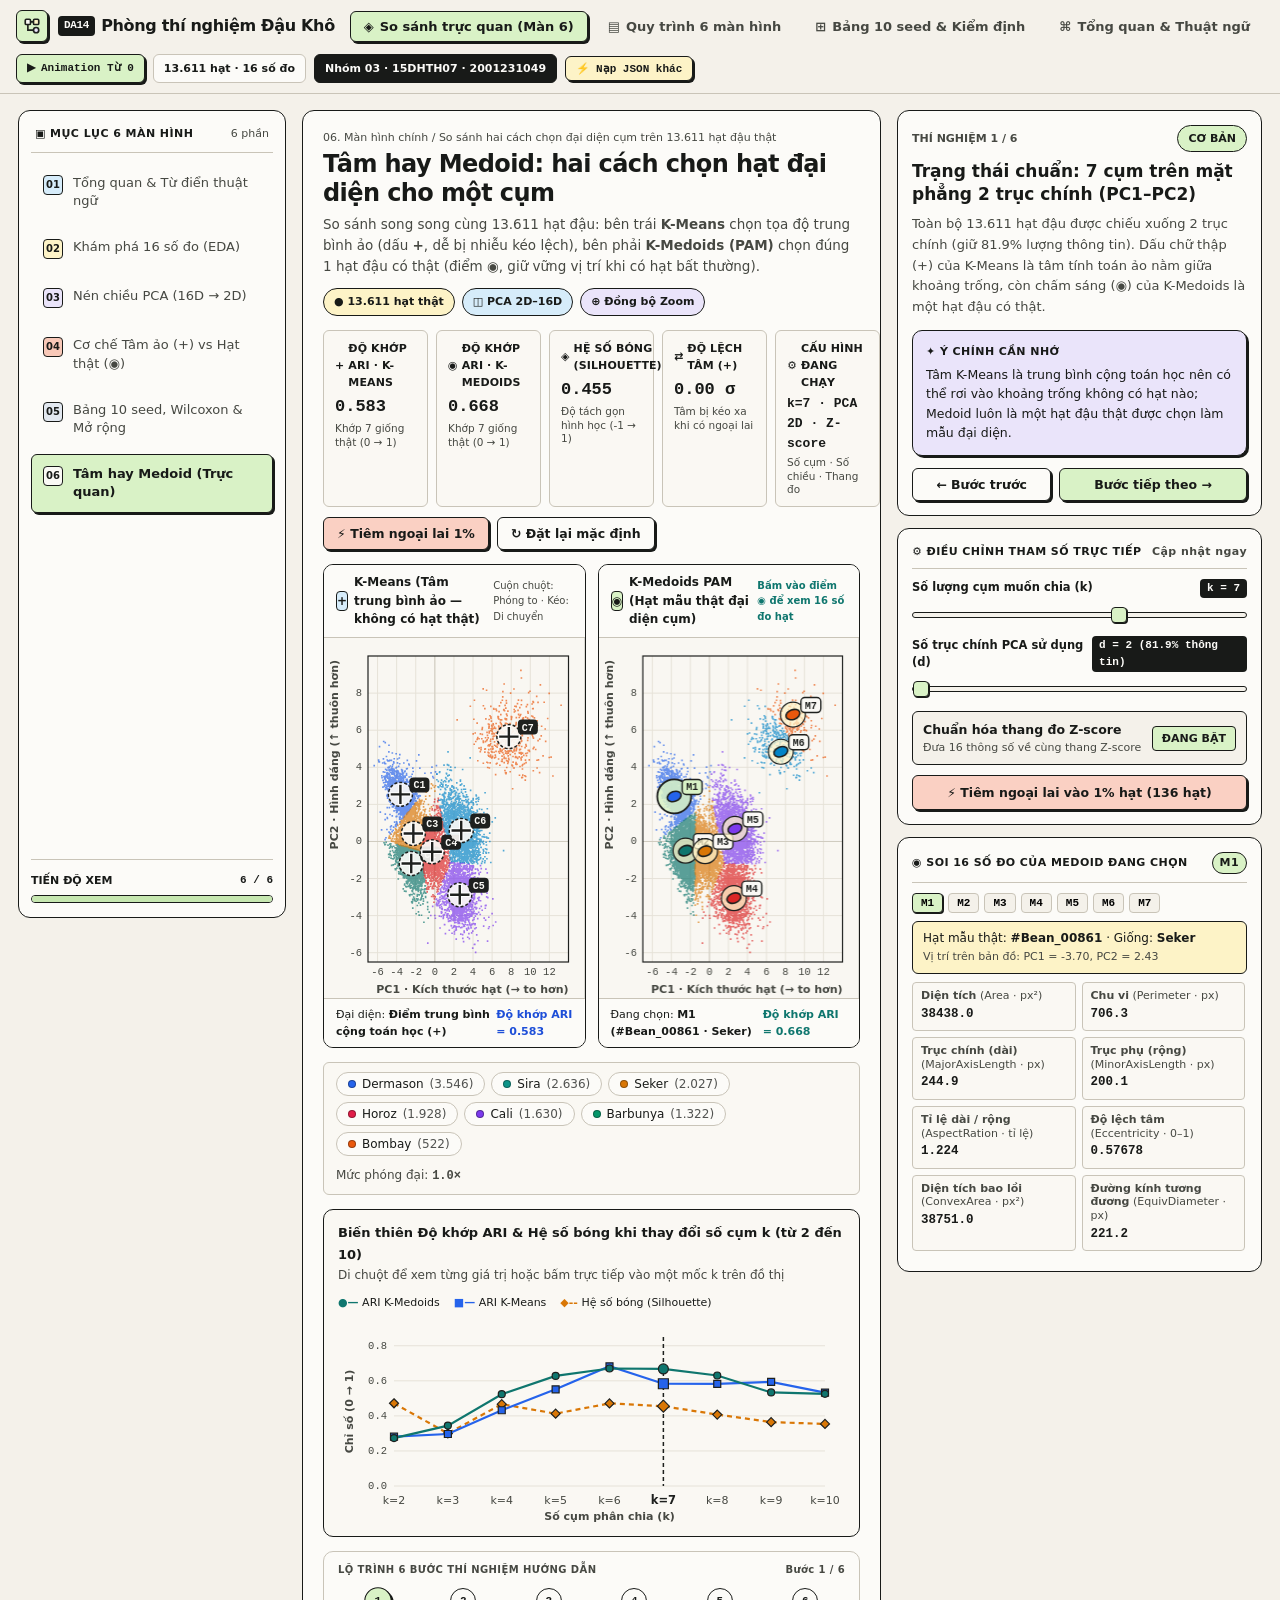
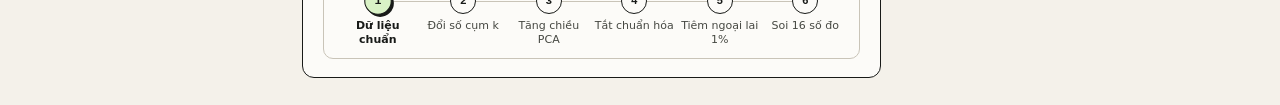
<file: dry_bean_web/index.html>
<!DOCTYPE html>
<html lang="vi">
<head>
  <meta charset="UTF-8" />
  <meta name="viewport" content="width=device-width, initial-scale=1.0" />
  <title>DA14 · Dry Bean Lab — Tâm hay Medoid: hai cách chọn đại diện cụm</title>

  <!-- CSS tách theo từng nhóm chức năng (chạy 100% offline không cần font CDN) -->
  <link rel="stylesheet" href="css/tokens.css" />
  <link rel="stylesheet" href="css/layout.css" />
  <link rel="stylesheet" href="css/components.css" />
</head>
<body>

  <!-- ======================================================================= -->
  <!-- TOP NAVBAR                                                              -->
  <!-- ======================================================================= -->
  <header class="topbar">
    <div class="topbar-inner">
      <div class="brand-group">
        <button id="btnMobileSidebar" class="mobile-menu-btn" type="button" aria-label="Mở danh mục 6 màn hình">☰</button>
        <div class="brand-logo" aria-hidden="true">
          <svg width="18" height="18" viewBox="0 0 24 24" fill="none" stroke="#1E201E" stroke-width="2.2">
            <rect x="3" y="3" width="7" height="7" rx="1.5" fill="#FAF9F5"/>
            <rect x="14" y="3" width="7" height="7" rx="1.5" fill="#FDF3C7"/>
            <circle cx="17.5" cy="17.5" r="3.5" fill="#EAE4FA"/>
            <path d="M10 6.5h4M6.5 10v7.5H14" />
          </svg>
        </div>
        <div class="brand-title">
          <span class="tag-box">DA14</span>
          <span>Phòng thí nghiệm Đậu Khô</span>
        </div>
      </div>

      <!-- 4 Tab chuyển nhanh trên thanh Top Navbar -->
      <nav class="top-nav-tabs" aria-label="Điều hướng nhanh">
        <button class="top-tab active" data-quick-tab="lab" onclick="handleTopTab('lab')">
          <span>◈</span> So sánh trực quan (Màn 6)
        </button>
        <button class="top-tab" data-quick-tab="screens" onclick="handleTopTab('screens')">
          <span>▤</span> Quy trình 6 màn hình
        </button>
        <button class="top-tab" data-quick-tab="benchmark" onclick="handleTopTab('benchmark')">
          <span>⊞</span> Bảng 10 seed &amp; Kiểm định
        </button>
        <button class="top-tab" data-quick-tab="readme" onclick="handleTopTab('readme')">
          <span>⌘</span> Tổng quan &amp; Thuật ngữ
        </button>
      </nav>

      <!-- Phải: Thông tin dữ liệu & Mã lớp/SV -->
      <div class="topbar-right">
        <a class="adapter-trigger-btn" href="../animation.html" style="background: var(--mint); text-decoration: none;" title="Mở trình diễn Animation chạy từ con số 0 đến hoàn chỉnh bài">
          <span>▶</span> Animation Từ 0
        </a>
        <span class="meta-pill">13.611 hạt · 16 số đo</span>
        <span class="meta-pill student">Nhóm 03 · 15DHTH07 · 2001231049</span>
        <button id="btnOpenAdapter" class="adapter-trigger-btn" type="button" title="Nạp tệp JSON khác từ thư mục results/">
          <span>⚡</span> Nạp JSON khác
        </button>
      </div>
    </div>
  </header>

  <!-- ======================================================================= -->
  <!-- BỐ CỤC WORKBENCH 3 CỘT                                                  -->
  <!-- ======================================================================= -->
  <div class="workbench">

    <!-- ===================================================================== -->
    <!-- CỘT TRÁI: CÂY 6 MÀN HÌNH THEO ĐẶC TẢ 07b                              -->
    <!-- ===================================================================== -->
    <aside id="leftSidebar" class="panel-box sidebar-left" aria-label="Cấu trúc 6 màn hình đồ án">
      <div>
        <div class="sidebar-header">
          <span class="sidebar-title">▣ MỤC LỤC 6 MÀN HÌNH</span>
          <span class="sidebar-count">6 phần</span>
        </div>

        <div class="screen-tree" id="screenTreeList">
          <button class="screen-nav-item" data-screen="1" onclick="switchScreen(1)">
            <span class="screen-icon-box" style="background: #D6ECFA;">01</span>
            <span>Tổng quan &amp; Từ điển thuật ngữ</span>
          </button>
          <button class="screen-nav-item" data-screen="2" onclick="switchScreen(2)">
            <span class="screen-icon-box" style="background: #FDF3C7;">02</span>
            <span>Khám phá 16 số đo (EDA)</span>
          </button>
          <button class="screen-nav-item" data-screen="3" onclick="switchScreen(3)">
            <span class="screen-icon-box" style="background: #EAE4FA;">03</span>
            <span>Nén chiều PCA (16D → 2D)</span>
          </button>
          <button class="screen-nav-item" data-screen="4" onclick="switchScreen(4)">
            <span class="screen-icon-box" style="background: #F8C8B8;">04</span>
            <span>Cơ chế Tâm ảo (+) vs Hạt thật (◉)</span>
          </button>
          <button class="screen-nav-item" data-screen="5" onclick="switchScreen(5)">
            <span class="screen-icon-box" style="background: #E2E8F0;">05</span>
            <span>Bảng 10 seed, Wilcoxon &amp; Mở rộng</span>
          </button>
          <button class="screen-nav-item active" data-screen="6" onclick="switchScreen(6)">
            <span class="screen-icon-box" style="background: #FAF9F5;">06</span>
            <span>Tâm hay Medoid (Trực quan)</span>
          </button>
        </div>
      </div>

      <div class="sidebar-footer">
        <div class="progress-row">
          <span>TIẾN ĐỘ XEM</span>
          <span id="sidebarProgressText" class="tabular">6 / 6</span>
        </div>
        <div class="progress-track">
          <div id="sidebarProgressFill" class="progress-fill" style="width: 100%;"></div>
        </div>
      </div>
    </aside>

    <!-- ===================================================================== -->
    <!-- CỘT GIỮA: SÂN KHẤU CHÍNH (MAIN STAGE)                                 -->
    <!-- ===================================================================== -->
    <main class="panel-box main-stage">

      <!-- =================================================================== -->
      <!-- VIEW 06: MÀN HÌNH ĐẶC THÙ — TÂM HAY MEDOID (MẶC ĐỊNH)              -->
      <!-- =================================================================== -->
      <section id="view-screen-6" class="screen-view active">
        <div class="stage-header">
          <div>
            <div class="breadcrumb">06. Màn hình chính / So sánh hai cách chọn đại diện cụm trên 13.611 hạt đậu thật</div>
            <h1 class="stage-title">Tâm hay Medoid: hai cách chọn hạt đại diện cho một cụm</h1>
            <p class="stage-subtitle">
              So sánh song song cùng 13.611 hạt đậu: bên trái <strong>K-Means</strong> chọn tọa độ trung bình ảo (dấu <strong>+</strong>, dễ bị nhiễu kéo lệch), bên phải <strong>K-Medoids (PAM)</strong> chọn đúng 1 hạt đậu có thật (điểm <strong>◉</strong>, giữ vững vị trí khi có hạt bất thường).
            </p>
          </div>
          <div class="header-badges">
            <span class="pastel-badge bg-yellow">● 13.611 hạt thật</span>
            <span class="pastel-badge bg-blue">◫ PCA 2D–16D</span>
            <span class="pastel-badge bg-lavender">⊕ Đồng bộ Zoom</span>
          </div>
        </div>

        <!-- Hàng 5 thẻ KPI + 2 nút thao tác nhanh -->
        <div class="kpi-action-bar">
          <div class="kpi-strip">
            <div id="kpiCardKmeans" class="kpi-card">
              <div class="kpi-label"><span>+</span> ĐỘ KHỚP ARI · K-MEANS</div>
              <div class="kpi-value tabular">
                <span id="kpiAriKm">0.674</span>
                <span id="kpiDeltaKm" class="kpi-delta" style="display:none;"></span>
              </div>
              <div class="kpi-hint">Khớp 7 giống thật (0 → 1)</div>
            </div>
            <div id="kpiCardKmedoids" class="kpi-card">
              <div class="kpi-label"><span>◉</span> ĐỘ KHỚP ARI · K-MEDOIDS</div>
              <div class="kpi-value tabular">
                <span id="kpiAriMed">0.669</span>
                <span id="kpiDeltaMed" class="kpi-delta" style="display:none;"></span>
              </div>
              <div class="kpi-hint">Khớp 7 giống thật (0 → 1)</div>
            </div>
            <div class="kpi-card">
              <div class="kpi-label"><span>◈</span> HỆ SỐ BÓNG (SILHOUETTE)</div>
              <div class="kpi-value tabular">
                <span id="kpiSilhouette">0.431</span>
              </div>
              <div class="kpi-hint">Độ tách gọn hình học (-1 → 1)</div>
            </div>
            <div id="kpiCardShift" class="kpi-card">
              <div class="kpi-label"><span>⇄</span> ĐỘ LỆCH TÂM (+)</div>
              <div class="kpi-value tabular">
                <span id="kpiCentroidShift">0.00 σ</span>
              </div>
              <div class="kpi-hint">Tâm bị kéo xa khi có ngoại lai</div>
            </div>
            <div class="kpi-card">
              <div class="kpi-label"><span>⚙</span> CẤU HÌNH ĐANG CHẠY</div>
              <div class="kpi-value tabular" style="font-size: 13px;">
                <span id="kpiConfigText">k=7 · PCA 2D · Z-score</span>
              </div>
              <div class="kpi-hint">Số cụm · Số chiều · Thang đo</div>
            </div>
          </div>

          <div class="quick-actions">
            <button id="btnQuickOutlier" class="tactile-btn coral" type="button">
              ⚡ Tiêm ngoại lai 1%
            </button>
            <button id="btnQuickReset" class="tactile-btn" type="button" title="Đặt lại toàn bộ tham số &amp; góc nhìn về mặc định">
              ↻ Đặt lại mặc định
            </button>
          </div>
        </div>

        <!-- Hai bản đồ phân tán HTML5 Canvas chia đôi theo chiều dọc -->
        <div class="split-canvas-grid">
          <!-- BẢN ĐỒ TRÁI: K-MEANS -->
          <div class="canvas-card">
            <div class="canvas-card-head">
              <div class="canvas-card-title">
                <span class="symbol-chip" style="background: var(--blue-pastel);">+</span>
                <span>K-Means (Tâm trung bình ảo — không có hạt thật)</span>
              </div>
              <span class="canvas-card-sub">Cuộn chuột: Phóng to · Kéo: Di chuyển</span>
            </div>
            <div class="canvas-viewport">
              <canvas id="canvasKMeans"></canvas>
            </div>
            <div class="canvas-card-foot">
              <span>Đại diện: <strong>Điểm trung bình cộng toán học (+)</strong></span>
              <span id="footKmStatus" style="color: var(--kmeans-color); font-weight: 700;">Độ khớp ARI = 0.674</span>
            </div>
          </div>

          <!-- BẢN ĐỒ PHẢI: K-MEDOIDS -->
          <div class="canvas-card">
            <div class="canvas-card-head">
              <div class="canvas-card-title">
                <span class="symbol-chip" style="background: var(--mint);">◉</span>
                <span>K-Medoids PAM (Hạt mẫu thật đại diện cụm)</span>
              </div>
              <span class="canvas-card-sub" style="color: var(--kmedoids-color); font-weight: 700;">Bấm vào điểm ◉ để xem 16 số đo hạt</span>
            </div>
            <div class="canvas-viewport">
              <canvas id="canvasKMedoids"></canvas>
            </div>
            <div class="canvas-card-foot">
              <span>Đang chọn: <strong id="footSelectedMedoid">M1 (#Bean_00142)</strong></span>
              <span id="footMedStatus" style="color: var(--kmedoids-color); font-weight: 700;">Độ khớp ARI = 0.669</span>
            </div>
          </div>
        </div>

        <!-- Thanh chú giải 7 giống đậu (tổng đúng 13.611 hạt) -->
        <div class="variety-legend-bar">
          <div class="variety-pills" id="varietyLegendPills">
            <!-- Tạo bằng JS -->
          </div>
          <div style="font-size: 12px; color: var(--ink-muted);">
            Mức phóng đại: <strong id="zoomBadge" class="tabular">1.0×</strong>
          </div>
        </div>

        <!-- Đồ thị 3 đường theo k (ARI K-Medoids, ARI K-Means, Hệ số bóng) -->
        <div class="curve-box">
          <div class="curve-header">
            <div>
              <strong style="font-size: 13px;">Biến thiên Độ khớp ARI &amp; Hệ số bóng khi thay đổi số cụm k (từ 2 đến 10)</strong>
              <span style="font-size: 12px; color: var(--ink-muted); display: block;">Di chuột để xem từng giá trị hoặc bấm trực tiếp vào một mốc k trên đồ thị</span>
            </div>
            <div class="curve-legend">
              <span><strong style="color: #0F766E;">●—</strong> ARI K-Medoids</span>
              <span><strong style="color: #2563EB;">■—</strong> ARI K-Means</span>
              <span><strong style="color: #D97706;">◆--</strong> Hệ số bóng (Silhouette)</span>
            </div>
          </div>
          <div class="curve-canvas-wrap">
            <canvas id="canvasMetricsCurve"></canvas>
            <div id="curveTooltip" class="chart-tooltip"></div>
          </div>
        </div>

        <!-- Thanh Timeline 6 bước thí nghiệm hướng dẫn ở đáy cột giữa -->
        <div class="lesson-timeline-box">
          <div class="timeline-head">
            <span>LỘ TRÌNH 6 BƯỚC THÍ NGHIỆM HƯỚNG DẪN</span>
            <span id="timelineStepCounter">Bước 1 / 6</span>
          </div>
          <div class="timeline-steps" id="timelineStepsContainer">
            <!-- Điền 6 bước bằng JS -->
          </div>
        </div>
      </section>

      <!-- =================================================================== -->
      <!-- VIEW 01: TỔNG QUAN, TỪ ĐIỂN THUẬT NGỮ & 3 LỆNH TÁI TẠO README       -->
      <!-- =================================================================== -->
      <section id="view-screen-1" class="screen-view">
        <div class="stage-header">
          <div>
            <div class="breadcrumb">01. Tổng quan đề tài / Đặt bài toán &amp; Giải thích thuật ngữ dễ hiểu</div>
            <h1 class="stage-title">Phân cụm 13.611 hạt đậu khô: K-Means hay K-Medoids tốt hơn?</h1>
            <p class="stage-subtitle">
              Bài toán thực tế: không biết trước nhãn giống, làm sao máy tự gom 13.611 hạt đậu thành 7 nhóm dựa trên 16 số đo hình ảnh, giữ ổn định khi có hạt lỗi và trả về được một <strong>hạt mẫu thật</strong> cho người phân loại?
            </p>
          </div>
          <div class="header-badges">
            <span class="pastel-badge bg-mint">UCI Dry Bean</span>
            <span class="pastel-badge bg-yellow">7 Giống đậu</span>
          </div>
        </div>

        <div class="info-grid-4">
          <div class="paper-subcard">
            <div style="font-size:11.5px; font-weight:700; color:var(--ink-muted);">TỔNG SỐ HẠT ĐẬU</div>
            <div style="font-family:var(--font-display); font-size:24px; font-weight:700; margin-top:4px;">13.611</div>
            <div style="font-size:12px; color:var(--ink-muted); margin-top:2px;">Hạt chụp ảnh chuẩn hóa</div>
          </div>
          <div class="paper-subcard">
            <div style="font-size:11.5px; font-weight:700; color:var(--ink-muted);">SỐ ĐO HÌNH HỌC</div>
            <div style="font-family:var(--font-display); font-size:24px; font-weight:700; margin-top:4px;">16 biến</div>
            <div style="font-size:12px; color:var(--ink-muted); margin-top:2px;">12 số đo gốc + 4 hệ số dáng</div>
          </div>
          <div class="paper-subcard">
            <div style="font-size:11.5px; font-weight:700; color:var(--ink-muted);">SỐ GIỐNG THẬT</div>
            <div style="font-family:var(--font-display); font-size:24px; font-weight:700; margin-top:4px;">7 giống</div>
            <div style="font-size:12px; color:var(--ink-muted); margin-top:2px;">Lệch cỡ mẫu (522 → 3.546)</div>
          </div>
          <div class="paper-subcard" style="background: var(--coral);">
            <div style="font-size:11.5px; font-weight:700;">THỬ THÁCH NGOẠI LAI</div>
            <div style="font-family:var(--font-display); font-size:24px; font-weight:700; margin-top:4px;">1.0%</div>
            <div style="font-size:12px; margin-top:2px;">136 hạt bị thổi phồng kích thước</div>
          </div>
        </div>

        <!-- Từ điển thuật ngữ plain Vietnamese -->
        <div class="paper-subcard">
          <div style="display:flex; justify-content:space-between; align-items:center; flex-wrap:wrap; gap:8px; margin-bottom:6px;">
            <strong style="font-size:14px;">Từ điển thuật ngữ dễ hiểu (Đọc nhanh trong 30 giây)</strong>
            <span class="pastel-badge bg-yellow">Giải thích từ ngữ kỹ thuật</span>
          </div>
          <div class="glossary-grid">
            <div class="glossary-card">
              <div class="glossary-term">1. Tâm K-Means (+ điểm ảo)</div>
              <div class="glossary-def">Là tọa độ trung bình cộng của cả cụm. Điểm này <strong>không phải một hạt đậu thật</strong> và dễ bị 1 vài hạt ngoại lai nằm xa kéo lệch ra ngoài.</div>
            </div>
            <div class="glossary-card">
              <div class="glossary-term">2. Medoid trong K-Medoids / PAM (◉ hạt thật)</div>
              <div class="glossary-def">Là <strong>một hạt đậu có thật</strong> nằm ở giữa cụm nhất (tổng khoảng cách tới các hạt khác nhỏ nhất), đọc được đủ 16 số đo thật và ít bị nhiễu kéo.</div>
            </div>
            <div class="glossary-card">
              <div class="glossary-term">3. ARI — Độ khớp nhãn thật (0 → 1)</div>
              <div class="glossary-def">Đo xem các cụm máy tự gom có trùng khớp với 7 giống đậu thật ngoài đời hay không. Càng gần <strong>1.0</strong> càng chuẩn (<strong>0.0</strong> là ngang đoán mò).</div>
            </div>
            <div class="glossary-card">
              <div class="glossary-term">4. Hệ số bóng — Silhouette (-1 → 1)</div>
              <div class="glossary-def">Không cần biết nhãn thật: đo độ gọn của từng cụm và mức tách xa khỏi cụm hàng xóm. Số cao tức các cụm tách rời rõ về hình học.</div>
            </div>
            <div class="glossary-card">
              <div class="glossary-term">5. Chuẩn hóa Z-score &amp; PCA</div>
              <div class="glossary-def"><strong>Z-score</strong> quy mọi số đo (từ diện tích ~254.000 đến hệ số ~0,004) về cùng đơn vị độ lệch chuẩn σ; <strong>PCA</strong> nén 16 cột trùng lặp thành vài trục chính độc lập.</div>
            </div>
            <div class="glossary-card">
              <div class="glossary-term">6. Kiểm định Wilcoxon &amp; Mahalanobis</div>
              <div class="glossary-def"><strong>Wilcoxon</strong> kiểm tra qua 10 lần chạy (10 seed) xem chênh lệch 2 thuật toán có ý nghĩa thật (<code>p &lt; 0.05</code>); <strong>Mahalanobis</strong> thử khử tương quan nhưng gặp suy biến khi nhiều chiều.</div>
            </div>
          </div>
        </div>

        <!-- Phân bố 7 lớp chuẩn xác -->
        <div class="paper-subcard">
          <div style="display:flex; justify-content:space-between; align-items:center; margin-bottom:10px;">
            <strong style="font-size:13.5px;">Phân bố số lượng hạt của 7 giống đậu thật (Tổng = 13.611 hạt)</strong>
            <span class="pastel-badge bg-blue">Nhãn đối chiếu thật</span>
          </div>
          <div id="screen1VarietyBars" style="display:flex; flex-direction:column; gap:7px;"></div>
        </div>

        <!-- 3 lệnh tái tạo chuẩn trong README.md -->
        <div class="paper-subcard">
          <div style="display:flex; justify-content:space-between; align-items:center; margin-bottom:8px; flex-wrap:wrap; gap:8px;">
            <div>
              <strong style="font-size:13.5px;">Ba lệnh tái tạo toàn bộ kết quả thực nghiệm (Python → Web)</strong>
              <div style="font-size:12px; color:var(--ink-muted);">Chạy trong thư mục đồ án để sinh lại toàn bộ bảng CSV (<code>results/bang/</code>), hình (<code>results/hinh/</code>) và dữ liệu web</div>
            </div>
            <button id="btnCopyReadmeCmds" class="tactile-btn mint" type="button" onclick="copyTextToClipboard('readmeCmdBlock', 'btnCopyReadmeCmds', '⎘ Sao chép 3 lệnh')">
              ⎘ Sao chép 3 lệnh
            </button>
          </div>
          <pre id="readmeCmdBlock" class="code-terminal">pip install -r requirements.txt
python experiments/chay.py --tat-ca
python app/export_json_web.py</pre>
        </div>
      </section>

      <!-- =================================================================== -->
      <!-- VIEW 02: KHÁM PHÁ EDA 16 ĐẶC TRƯNG HÌNH HỌC                         -->
      <!-- =================================================================== -->
      <section id="view-screen-2" class="screen-view">
        <div class="stage-header">
          <div>
            <div class="breadcrumb">02. Khám phá dữ liệu EDA / Chênh lệch thang đo &amp; Phân phối 16 số đo</div>
            <h1 class="stage-title">Phân tích phân phối 16 thông số hình học trên 7 giống đậu</h1>
            <p class="stage-subtitle">
              Diện tích hạt (<code>Area</code>) có giá trị lên tới <strong>254.616 px²</strong> trong khi <code>ShapeFactor1</code> chỉ khoảng <strong>0,004 px⁻¹</strong>. Nếu không chuẩn hóa Z-score, 15 thông số hình dáng nhỏ bé sẽ bị bỏ qua hoàn toàn.
            </p>
          </div>
          <div style="display:flex; gap:8px; align-items:center; flex-wrap:wrap;">
            <select id="edaSelectFeature" class="tactile-btn" style="background: var(--bg-panel);"></select>
            <button id="btnToggleEdaZscore" class="tactile-btn yellow" type="button">Thang đo: Giá trị đo gốc</button>
          </div>
        </div>

        <div class="canvas-card">
          <div class="canvas-card-head">
            <strong id="edaBoxTitle">Biểu đồ hộp (trung vị &amp; 25%–75%) của Diện tích (Area) trên 7 giống đậu</strong>
            <span id="edaBoxUnit" class="pastel-badge bg-yellow">Đơn vị đo: px²</span>
          </div>
          <div class="canvas-viewport" style="height: 315px;">
            <canvas id="canvasEdaBoxplot"></canvas>
          </div>
        </div>

        <div class="data-table-wrap">
          <table class="paper-table">
            <thead>
              <tr>
                <th>#</th>
                <th>Tên tiếng Việt (Cột gốc &amp; đơn vị)</th>
                <th>Nhóm đặc trưng</th>
                <th>Ý nghĩa hình học (Bấm một dòng để vẽ biểu đồ)</th>
                <th>Trung bình</th>
                <th>Độ lệch chuẩn</th>
              </tr>
            </thead>
            <tbody id="edaDictionaryTableBody"></tbody>
          </table>
        </div>
      </section>

      <!-- =================================================================== -->
      <!-- VIEW 03: GIẢM CHIỀU PCA (PC1–PC16)                                  -->
      <!-- =================================================================== -->
      <section id="view-screen-3" class="screen-view">
        <div class="stage-header">
          <div>
            <div class="breadcrumb">03. Giảm chiều PCA (PC1 → PC16) / Khử trùng lặp từ 21 cặp biến tương quan mạnh</div>
            <h1 class="stage-title">Phương sai tích lũy &amp; Ý nghĩa vật lý của mặt phẳng 2 trục chính</h1>
            <p class="stage-subtitle">
              Vì có tới <strong>21/120 cặp</strong> đặc trưng tương quan rất mạnh (|r| &gt; 0,9), chỉ 2 trục đầu (<strong>PC1 + PC2</strong>) đã giữ được <strong>81,90%</strong> lượng thông tin, còn 4 trục đạt <strong>95,0%</strong> và 7 trục đạt <strong>99,6%</strong>.
            </p>
          </div>
          <div class="header-badges">
            <span class="pastel-badge bg-blue">PC1: 55,47%</span>
            <span class="pastel-badge bg-mint">PC2: 26,43%</span>
            <span class="pastel-badge bg-lavender">2 trục đầu: 81,90%</span>
          </div>
        </div>

        <div class="canvas-card">
          <div class="canvas-card-head">
            <strong>Biểu đồ Scree &amp; Đường tích lũy lượng thông tin từ PC1 đến PC16</strong>
            <span style="font-size:12px; color:var(--ink-muted);">Cột màu: Phần trăm từng trục · Đường xanh: Tích lũy (%)</span>
          </div>
          <div class="canvas-viewport" style="height: 305px;">
            <canvas id="canvasPcaScree"></canvas>
          </div>
        </div>

        <div class="summary-strip" style="background: var(--yellow);">
          <strong>Các mốc số chiều PCA đo thực nghiệm trên tập dữ liệu:</strong>
          Ngưỡng <strong>80%</strong> cần <strong>2 trục</strong> (81,9%) ·
          Ngưỡng <strong>90%</strong> và <strong>95%</strong> cùng đạt tại <strong>4 trục</strong> (95,0%) ·
          Ngưỡng <strong>99%</strong> cần <strong>7 trục</strong> (99,6%, nơi PAM đạt đỉnh khớp nhãn thật <strong>ARI = 0,695</strong>).
        </div>

        <div class="info-grid-2">
          <div class="paper-subcard" style="background: var(--blue-pastel);">
            <strong>TRỤC HOÀNH PC1 (55,47% thông tin) — Trục Kích thước hạt</strong>
            <p style="font-size:12.5px; line-height:1.55; margin-top:6px;">
              Tổng hợp các số đo kích cỡ: <code>Area (Diện tích)</code>, <code>ConvexArea</code>, <code>Perimeter (Chu vi)</code> và <code>MajorAxisLength</code>. Hạt càng to (như <strong>Bombay</strong>, <strong>Cali</strong>) càng nằm lệch sang bên phải.
            </p>
          </div>
          <div class="paper-subcard" style="background: var(--mint);">
            <strong>TRỤC TUNG PC2 (26,43% thông tin) — Trục Độ thuôn dài vs Tròn</strong>
            <p style="font-size:12.5px; line-height:1.55; margin-top:6px;">
              Tách biệt hạt thuôn dài phía trên (<code>AspectRation</code>, <code>Eccentricity</code> cao — như giống <strong>Horoz</strong>) với hạt tròn đầy phía dưới (<code>roundness</code>, <code>Compactness</code> cao — như giống <strong>Seker</strong>).
            </p>
          </div>
        </div>
      </section>

      <!-- =================================================================== -->
      <!-- VIEW 04: CƠ CHẾ K-MEANS VS K-MEDOIDS (TỪNG BƯỚC TRỰC QUAN)          -->
      <!-- =================================================================== -->
      <section id="view-screen-4" class="screen-view">
        <div class="stage-header">
          <div>
            <div class="breadcrumb">04. Cơ chế K-Means vs K-Medoids / Mô phỏng từng vòng lặp</div>
            <h1 class="stage-title">Vì sao 1 hạt ngoại lai kéo lệch tâm K-Means (+) nhưng bó tay trước Medoid (◉)?</h1>
            <p class="stage-subtitle">
              Mô phỏng một cụm gồm 14 hạt bình thường (bên trái) và 1 hạt ngoại lai nằm xa bên phải. Bấm <strong>Bước lặp tiếp theo</strong> để xem tâm <strong>+</strong> bị kéo đi từng bước trong khi hạt mẫu <strong>◉</strong> không hề nhúc nhích.
            </p>
          </div>
          <div style="display:flex; gap:8px;">
            <button id="btnMechToggleOutlier" class="tactile-btn coral active-outlier" type="button">⚡ Điểm ngoại lai: ĐANG BẬT</button>
            <button id="btnMechNextIter" class="tactile-btn mint" type="button">Bước lặp tiếp theo →</button>
          </div>
        </div>

        <div class="canvas-card">
          <div class="canvas-card-head">
            <strong id="mechIterTitle">Mô phỏng hội tụ: Tâm K-Means (+) trượt khỏi đám mây hạt thật, Medoid (◉) đứng yên</strong>
            <span class="pastel-badge bg-yellow">14 hạt chuẩn + 1 hạt nhiễu</span>
          </div>
          <div class="canvas-viewport" style="height: 320px;">
            <canvas id="canvasMechanismDemo"></canvas>
          </div>
        </div>

        <div class="info-grid-2">
          <div class="paper-subcard">
            <strong>K-Means: Tính trung bình &amp; bình phương sai số (d²)</strong>
            <p style="font-size:12.5px; line-height:1.55; color:var(--ink-muted); margin-top:6px;">
              Vì khoảng cách bị <strong>bình phương (d²)</strong>, một hạt nằm xa gấp 10 lần tạo ra lực kéo mạnh gấp 100 lần. Tâm trung bình <code>μ</code> bị kéo trượt về vùng trống không có hạt thật nào.
            </p>
          </div>
          <div class="paper-subcard">
            <strong>K-Medoids (PAM): Chỉ hoán đổi trên các hạt thật &amp; cộng trực tiếp khoảng cách (d)</strong>
            <p style="font-size:12.5px; line-height:1.55; color:var(--ink-muted); margin-top:6px;">
              Đại diện bắt buộc phải là <strong>một hạt đậu thật</strong> trong cụm. Khi thử dời medoid sang hạt ngoại lai, tổng khoảng cách tới 14 hạt còn lại tăng vọt nên thuật toán lập tức giữ nguyên hạt mẫu cũ.
            </p>
          </div>
        </div>
      </section>

      <!-- =================================================================== -->
      <!-- VIEW 05: BẢNG CHÍNH, KIỂM ĐỊNH WILCOXON & MỞ RỘNG MAHALANOBIS       -->
      <!-- =================================================================== -->
      <section id="view-screen-5" class="screen-view">
        <div class="stage-header">
          <div>
            <div class="breadcrumb">05. Bảng tổng hợp 10 seed / So sánh dữ liệu sạch, tiêm nhiễu 1%, Wilcoxon &amp; Mở rộng A</div>
            <h1 class="stage-title">Bảng kết quả 10 lần chạy (10 seeds) &amp; Kiểm chứng thống kê</h1>
            <p class="stage-subtitle">
              Số liệu chạy thật trên Python (mỗi seed lấy mẫu ngẫu nhiên n = 3.000 hạt, k = 2..10, Mean ± SD qua 10 seeds). Chọn không gian <code>d = 2</code>, <code>d = 4</code> hoặc <code>Gốc d = 16</code> để đối chiếu.
            </p>
          </div>
          <div style="display:flex; gap:8px; flex-wrap:wrap;">
            <button class="tactile-btn mint exp-dim-btn" data-dim="2" onclick="selectExpDim(2)">PCA d=2</button>
            <button class="tactile-btn exp-dim-btn" data-dim="4" onclick="selectExpDim(4)">PCA d=4</button>
            <button class="tactile-btn exp-dim-btn" data-dim="16" onclick="selectExpDim(16)">Gốc d=16</button>
            <button id="btnCopyBenchmarkMd" class="tactile-btn yellow" type="button" onclick="copyBenchmarkMarkdown()">⎘ Chép bảng Markdown</button>
          </div>
        </div>

        <div class="data-table-wrap">
          <table class="paper-table tabular">
            <thead>
              <tr>
                <th rowspan="2" style="text-align:center;">Số cụm k</th>
                <th colspan="4" style="background: var(--blue-pastel); text-align:center;">DỮ LIỆU SẠCH (Mean ± SD, 10 seeds)</th>
                <th colspan="4" style="background: var(--coral); text-align:center;">SAU TIÊM NGOẠI LAI 1% (Mean ± SD)</th>
                <th colspan="2" style="background: var(--yellow); text-align:center;">MỨC BIẾN ĐỘNG Δ ARI</th>
              </tr>
              <tr>
                <th>ARI K-Medoids</th>
                <th>ARI K-Means</th>
                <th>Hệ số bóng</th>
                <th>Thời gian (s)</th>
                <th>ARI K-Medoids</th>
                <th>ARI K-Means</th>
                <th>Hệ số bóng</th>
                <th>Thời gian (s)</th>
                <th>Δ K-Medoids</th>
                <th>Δ K-Means</th>
              </tr>
            </thead>
            <tbody id="benchmarkTableBody"></tbody>
          </table>
        </div>

        <div class="info-grid-2">
          <div class="paper-subcard">
            <strong>Kiểm định cặp Wilcoxon (k = 7, 10 seeds, ngưỡng p &lt; 0,05)</strong>
            <ul style="font-size:12.5px; line-height:1.65; color:var(--ink-muted); margin-top:6px; padding-left:18px;">
              <li><strong>Không gian gốc 16D (Dữ liệu sạch):</strong> PAM đạt <code>0,695 ± 0,015</code> cao hơn K-Means <code>0,665 ± 0,007</code> có ý nghĩa thống kê (<code>p = 0,00195</code>).</li>
              <li><strong>Không gian gốc 16D (Dính 1% ngoại lai):</strong> PAM giữ <code>0,689 ± 0,016</code> (chỉ tụt <code>-0,006</code>), trong khi K-Means tụt xuống <code>0,598 ± 0,064</code> (<code>Δ = -0,067</code>, <code>p = 0,00195</code>).</li>
              <li><strong>PCA d = 4 (Dữ liệu sạch):</strong> K-Means đạt <code>0,659</code> nhỉnh hơn PAM <code>0,626</code> (<code>p = 0,00586</code>) — cho thấy Trade-off giữa nén chiều và giữ đủ 16 biến gốc.</li>
            </ul>
          </div>

          <div class="paper-subcard">
            <strong>Đối chiếu Mốc cơ sở &amp; Mở rộng A (Khoảng cách Mahalanobis SVD)</strong>
            <ul style="font-size:12.5px; line-height:1.65; color:var(--ink-muted); margin-top:6px; padding-left:18px;">
              <li><strong>Mốc dưới (Đoán lớp đông nhất DERMASON):</strong> Accuracy <code>26,04%</code>, <code>ARI = 0,000</code> · <strong>K-Means chưa chuẩn hóa:</strong> chỉ đạt <code>ARI = 0,379 ± 0,011</code>.</li>
              <li><strong>Mốc trên (Random Forest có giám sát):</strong> Đạt <code>92,03%</code> trên 16D (<code>ARI = 0,810</code>) và <code>92,88%</code> trên PCA d=7 (<code>ARI = 0,828</code>).</li>
              <li><strong>Mở rộng A — Mahalanobis SVD (k=7, 10 seeds):</strong> SVD <code>pinv</code> chỉ đạt <code>ARI = 0,489 ± 0,047</code>; điều chuẩn <strong>Tikhonov</strong> nâng lên <code>0,555 ± 0,057</code> nhưng vẫn thua Euclid 16D (<code>0,695</code>) vì 21 cặp tương quan &gt; 0,9 làm <code>cond(Cov_d) = 30.738 &gt; 10⁴</code> từ d = 12 (tới <code>5,08 × 10⁶</code> tại d = 16).</li>
            </ul>
          </div>
        </div>
      </section>

    </main>

    <!-- ===================================================================== -->
    <!-- CỘT PHẢI: BẢNG ĐIỀU KHIỂN & GIẢI THÍCH NGỮ CẢNH                       -->
    <!-- ===================================================================== -->
    <aside class="sidebar-right" aria-label="Bảng điều khiển thí nghiệm và hồ sơ medoid">

      <!-- Thẻ 1: Hướng dẫn từng bước thí nghiệm + Ý CHÍNH CẦN NHỚ -->
      <div class="right-card">
        <div class="step-meta-row">
          <span id="rightStepLabel" class="step-counter">THÍ NGHIỆM 1 / 6</span>
          <span id="rightStepBadge" class="pastel-badge bg-mint">CƠ BẢN</span>
        </div>

        <h2 id="rightStepTitle" class="right-title">Trạng thái chuẩn: 7 cụm trên mặt phẳng 2 trục chính (PC1–PC2)</h2>
        <p id="rightStepDesc" class="right-desc">
          Toàn bộ 13.611 hạt đậu được chiếu xuống 2 trục chính (giữ 81.9% lượng thông tin). Dấu chữ thập (+) của K-Means là tâm tính toán ảo nằm giữa khoảng trống, còn chấm sáng (◉) của K-Medoids là một hạt đậu có thật.
        </p>

        <div class="key-idea-box">
          <div class="key-idea-head">
            <span>✦ Ý CHÍNH CẦN NHỚ</span>
          </div>
          <p id="rightKeyIdea" class="key-idea-text">
            Tâm K-Means là trung bình cộng toán học nên có thể rơi vào khoảng trống không có hạt nào; Medoid luôn là một hạt đậu thật được chọn làm mẫu đại diện.
          </p>
        </div>

        <!-- Nút điều hướng Trước / Tiếp theo -->
        <div class="nav-step-buttons" style="margin-top: 12px;">
          <button id="btnPrevStep" class="tactile-btn" type="button">← Bước trước</button>
          <button id="btnNextStep" class="tactile-btn mint" type="button">Bước tiếp theo →</button>
        </div>
      </div>

      <!-- Thẻ 2: Bảng điều khiển tham số tương tác trực tiếp -->
      <div class="right-card">
        <div class="control-section-title">
          <span>⚙ ĐIỀU CHỈNH THAM SỐ TRỰC TIẾP</span>
          <span style="font-size:11px; color:var(--ink-muted);">Cập nhật ngay</span>
        </div>

        <!-- Thanh trượt k -->
        <div class="control-group">
          <div class="control-label-row">
            <label for="sliderK">Số lượng cụm muốn chia (k)</label>
            <span id="badgeK" class="val-chip tabular">k = 7</span>
          </div>
          <input id="sliderK" class="paper-slider" type="range" min="2" max="10" step="1" value="7" />
        </div>

        <!-- Thanh trượt số chiều PCA -->
        <div class="control-group">
          <div class="control-label-row">
            <label for="sliderPCA">Số trục chính PCA sử dụng (d)</label>
            <span id="badgePCA" class="val-chip tabular">d = 2 (81.9% thông tin)</span>
          </div>
          <input id="sliderPCA" class="paper-slider" type="range" min="2" max="16" step="1" value="2" />
        </div>

        <!-- Công tắc Bật/Tắt Chuẩn hóa StandardScaler -->
        <div id="toggleStandardizeBox" class="toggle-switch-row" role="button" tabindex="0">
          <div>
            <div style="font-size:12.5px; font-weight:700;">Chuẩn hóa thang đo Z-score</div>
            <div id="stdSubLabel" style="font-size:11px; color:var(--ink-muted);">Đưa 16 thông số về cùng thang Z-score</div>
          </div>
          <span id="stdPillBadge" class="switch-pill bg-mint">ĐANG BẬT</span>
        </div>

        <!-- Nút điểm nhấn: Tiêm ngoại lai 1% -->
        <button id="btnSidebarOutlier" class="tactile-btn coral full-width-btn" type="button">
          ⚡ Tiêm ngoại lai vào 1% hạt (136 hạt)
        </button>
      </div>

      <!-- Thẻ 3: Hồ sơ 16 đặc trưng hình học của Medoid đang được bấm chọn -->
      <div class="right-card">
        <div class="control-section-title">
          <span>◉ SOI 16 SỐ ĐO CỦA MEDOID ĐANG CHỌN</span>
          <span id="medoidActiveTag" class="pastel-badge bg-mint" style="padding:1px 7px;">M1</span>
        </div>

        <div id="medoidQuickPills" class="medoid-pills-row"></div>

        <div id="medoidMetaBanner" class="medoid-meta-banner">
          Hạt mẫu thật: <strong>#Bean_00142</strong> · Giống: <strong>Dermason</strong>
        </div>

        <div id="medoidFeaturesGrid" class="features-16-grid tabular">
          <!-- 16 ô thông số hình học -->
        </div>
      </div>

    </aside>
  </div>

  <!-- ======================================================================= -->
  <!-- MODAL DATA ADAPTER (TÍCH HỢP KẾT QUẢ THẬT TỪ results/)                  -->
  <!-- ======================================================================= -->
  <div id="adapterModal" class="modal-backdrop" role="dialog" aria-modal="true">
    <div class="modal-card">
      <div class="modal-head">
        <span>⚡ Nạp bộ dữ liệu JSON từ Python (results/)</span>
        <button id="btnCloseAdapter" class="tactile-btn" style="padding:3px 8px;" type="button">✕</button>
      </div>
      <div class="modal-body">
        <p>
          Trang web đã được nhúng sẵn <strong>13.611 hạt đậu thật</strong>, mô hình PCA thật và bảng 10-seed từ Python (chạy offline ngay khi mở file <code>index.html</code>).
        </p>
        <p>
          Nếu bạn vừa chạy lại 3 lệnh thí nghiệm và muốn thử nạp một tệp <code>.json</code> mới xuất từ <code>results/</code>, hãy chọn tệp bên dưới:
        </p>
        <div style="display:flex; gap:8px; align-items:center; flex-wrap:wrap;">
          <input id="jsonFileInput" type="file" accept=".json" class="tactile-btn" style="font-size:12px;" />
          <span id="adapterLoadStatus" style="font-size:12px; color:var(--kmedoids-color); font-weight:700;"></span>
        </div>
        <pre class="code-terminal">{
  "beans": [
    {
      "id": 0,
      "variety": "SEKER",
      "pc": [-2.14, -1.42, 0.31, ...], // 16 tọa độ sau PCA
      "features": { "Area": 28395, "Perimeter": 610.291, ... } // đủ 16 cột
    }
  ],
  "benchmarkTable": {
    "2": [ { "k": 2, "cMed": "0.281±0.001", "cKm": "0.279±0.001", ... } ]
  }
}</pre>
      </div>
    </div>
  </div>

  <!-- ======================================================================= -->
  <!-- JAVASCRIPT TÁCH THEO TỪNG CHỨC NĂNG (NẠP ĐÚNG THỨ TỰ PHỤ THUỘC)        -->
  <!-- ======================================================================= -->
  <script src="js/constants.js"></script>
  <script src="js/state.js"></script>
  <script src="js/data.js"></script>
  <script src="js/algorithms.js"></script>
  <script src="js/canvas-scatter.js"></script>
  <script src="js/canvas-charts.js"></script>
  <script src="js/ui.js"></script>
  <script src="js/da14_web_data.js"></script>
  <script src="js/main.js"></script>
</body>
</html>
</file>
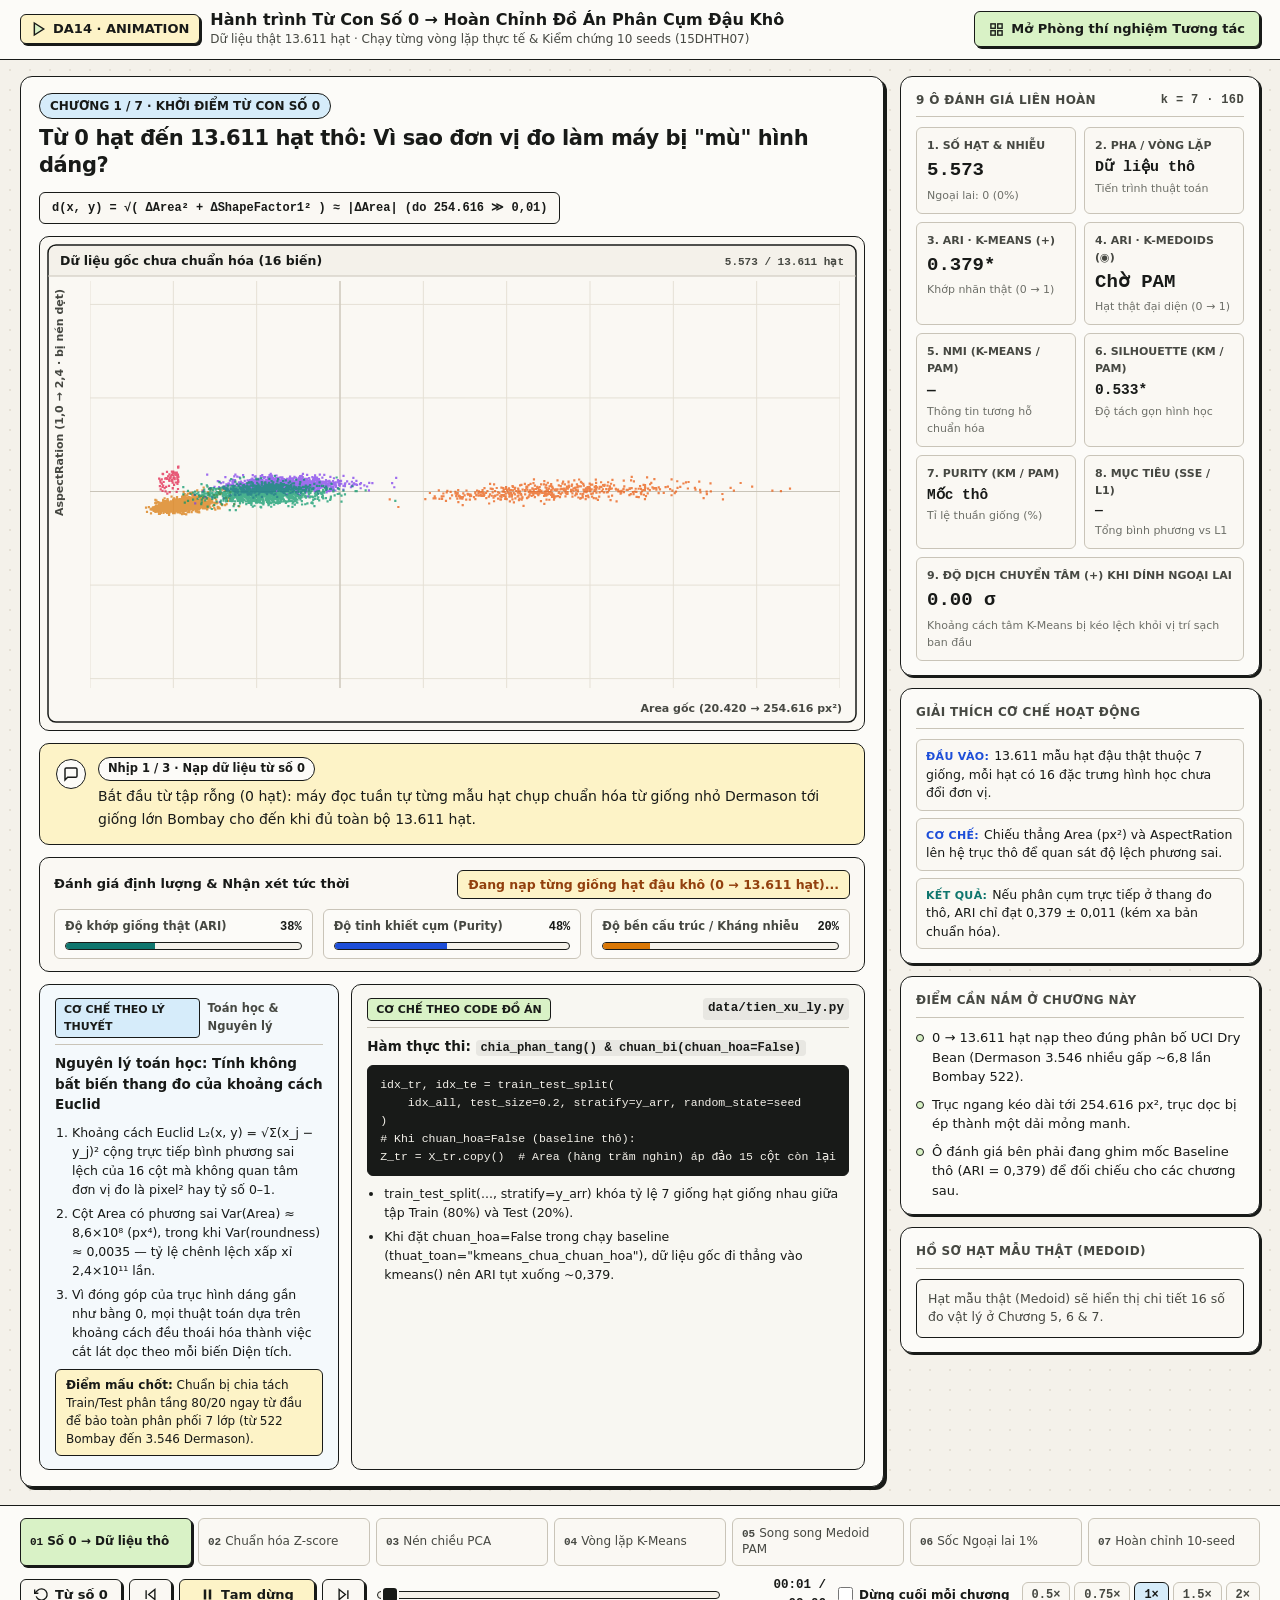
<file: animation.html>
<!DOCTYPE html>
<html lang="vi">
<head>
  <meta charset="UTF-8" />
  <meta name="viewport" content="width=device-width, initial-scale=1.0" />
  <title>DA14 · Animation Từ Con Số 0 Đến Hoàn Chỉnh Bài</title>
  <link rel="stylesheet" href="dry_bean_web/css/tokens.css" />
  <link rel="stylesheet" href="dry_bean_animation/css/animation.css" />
</head>
<body>
  <div class="anim-shell">

    <!-- TOP NAVIGATION BAR -->
    <header class="anim-topbar">
      <div class="anim-topbar-inner">
        <div class="anim-brand">
          <div class="anim-badge">
            <svg width="16" height="16" viewBox="0 0 24 24" fill="none" stroke="currentColor" stroke-width="2.2" aria-hidden="true">
              <polygon points="5 3 19 12 5 21 5 3" fill="#D9F2C6"/>
            </svg>
            <span>DA14 · ANIMATION</span>
          </div>
          <div class="anim-heading-group">
            <h1>Hành trình Từ Con Số 0 → Hoàn Chỉnh Đồ Án Phân Cụm Đậu Khô</h1>
            <span>Dữ liệu thật 13.611 hạt · Chạy từng vòng lặp thực tế &amp; Kiểm chứng 10 seeds (15DHTH07)</span>
          </div>
        </div>

        <div class="anim-top-actions">
          <a class="nav-link-btn" href="index.html">
            <svg width="15" height="15" viewBox="0 0 24 24" fill="none" stroke="currentColor" stroke-width="2.2" aria-hidden="true">
              <rect x="3" y="3" width="7" height="7"/><rect x="14" y="3" width="7" height="7"/>
              <rect x="14" y="14" width="7" height="7"/><rect x="3" y="14" width="7" height="7"/>
            </svg>
            <span>Mở Phòng thí nghiệm Tương tác</span>
          </a>
        </div>
      </div>
    </header>

    <!-- MAIN STAGE WORKSPACE -->
    <main class="anim-workspace">
      <section class="stage-panel" aria-label="Sân khấu trình diễn animation">
        <div class="scene-header">
          <div class="scene-title-block">
            <div id="sceneBadge" class="scene-progress-pill" style="background: var(--blue-pastel);">CHƯƠNG 1 / 7 · KHỞI ĐIỂM</div>
            <h2 id="sceneTitle" class="scene-title">Bắt đầu từ con số 0: Nạp 13.611 hạt đậu &amp; Phơi bày lệch thang đo</h2>
          </div>
          <div id="formulaBadge" class="formula-chip">Area ∈ [18k, 254k px²] ≫ ShapeFactor1 ≈ 0.004</div>
        </div>

        <!-- CANVAS + FINALE OVERLAY -->
        <div class="canvas-stage-frame">
          <canvas id="storyCanvas"></canvas>

          <!-- Bảng tổng kết hoàn chỉnh hiện mượt ở Chương 7 -->
          <div id="finaleOverlay" class="finale-overlay" aria-label="Tổng hợp hoàn chỉnh kết quả 10 seed">
            <div>
              <div style="display:flex; justify-content:space-between; align-items:center; flex-wrap:wrap; gap:8px; margin-bottom:10px;">
                <div>
                  <h3 style="font-size:18px; font-weight:700;">Tổng kết hoàn chỉnh bài: 10 lần chạy (n = 3.000/seed, k = 7)</h3>
                  <span style="font-size:12.5px; color:var(--ink-muted);">So sánh định lượng Mean ± SD từ đầu ra thực nghiệm Python (<code>results/bang/</code>)</span>
                </div>
                <a class="nav-link-btn" href="index.html">Tự thử nghiệm thông số ở Phòng Lab →</a>
              </div>

              <div class="finale-table-wrap">
                <table class="finale-table">
                  <thead>
                    <tr>
                      <th>Không gian</th>
                      <th>K-Medoids (Sạch)</th>
                      <th>K-Means (Sạch)</th>
                      <th>Wilcoxon p (Sạch)</th>
                      <th>K-Medoids (1% Nhiễu)</th>
                      <th>K-Means (1% Nhiễu)</th>
                      <th>Δ K-Medoids</th>
                      <th>Δ K-Means</th>
                    </tr>
                  </thead>
                  <tbody>
                    <tr>
                      <td>PCA d = 2 (81,9%)</td>
                      <td>0,660 ± 0,048</td>
                      <td>0,681 ± 0,026</td>
                      <td>0,13086</td>
                      <td>0,651 ± 0,049</td>
                      <td>0,679 ± 0,006</td>
                      <td style="color:#065F46; font-weight:700;">-0,008</td>
                      <td style="color:#065F46;">-0,002</td>
                    </tr>
                    <tr>
                      <td>PCA d = 4 (95,0%)</td>
                      <td>0,626 ± 0,029</td>
                      <td>0,659 ± 0,007</td>
                      <td>0,00586</td>
                      <td>0,616 ± 0,026</td>
                      <td>0,652 ± 0,007</td>
                      <td style="color:#065F46;">-0,010</td>
                      <td style="color:#065F46;">-0,007</td>
                    </tr>
                    <tr class="is-k7">
                      <td>Gốc d = 16 (Chuẩn hóa)</td>
                      <td>0,695 ± 0,015</td>
                      <td>0,665 ± 0,007</td>
                      <td>0,00195 (PAM thắng)</td>
                      <td>0,689 ± 0,016</td>
                      <td>0,598 ± 0,064</td>
                      <td style="color:#065F46;">-0,006 (Bền)</td>
                      <td style="color:#991B1B;">-0,067 (Tụt mạnh)</td>
                    </tr>
                  </tbody>
                </table>
              </div>
            </div>

            <div class="finale-grid-3">
              <div class="finale-card">
                <h3>1. Giá trị tiền xử lý &amp; PCA</h3>
                <ul>
                  <li><strong>Chưa chuẩn hóa Z-score:</strong> K-Means chỉ đạt <code>ARI = 0,379 ± 0,011</code> vì biến Area áp đảo hoàn toàn 15 biến dáng.</li>
                  <li><strong>Ngưỡng PCA (trên tập train):</strong> <code>2 trục = 81,9%</code>, <code>4 trục = 95,0%</code>, <code>7 trục = 99,6%</code> (đỉnh ARI).</li>
                </ul>
              </div>
              <div class="finale-card">
                <h3>2. Đối chiếu Mốc cơ sở (Baselines)</h3>
                <ul>
                  <li><strong>Dummy (lớp đông nhất DERMASON):</strong> Accuracy <code>26,04%</code>, <code>ARI = 0,000</code>.</li>
                  <li><strong>Mốc trên Random Forest:</strong> <code>92,03%</code> trên 16D (<code>ARI = 0,810</code>) và <code>92,88%</code> trên PCA d=7 (<code>ARI = 0,828</code>).</li>
                </ul>
              </div>
              <div class="finale-card">
                <h3>3. Mở rộng A: Mahalanobis SVD</h3>
                <ul>
                  <li><strong>Kết quả k=7 (10 seeds):</strong> SVD <code>pinv</code> tụt còn <code>0,489 ± 0,047</code>; Tikhonov lên <code>0,555 ± 0,057</code> (vẫn dưới Euclid <code>0,695</code>).</li>
                  <li><strong>Nguyên nhân:</strong> 21 cặp tương quan <code>|r| &gt; 0,9</code> làm <code>cond(Cov_d) = 30.738 &gt; 10⁴</code> từ <code>d = 12</code>.</li>
                </ul>
              </div>
            </div>
          </div>
        </div>

        <!-- SUBTITLE NARRATION -->
        <div class="narration-banner">
          <div class="narration-icon" aria-hidden="true">
            <svg width="16" height="16" viewBox="0 0 24 24" fill="none" stroke="currentColor" stroke-width="2.2">
              <path d="M21 15a2 2 0 0 1-2 2H7l-4 4V5a2 2 0 0 1 2-2h14a2 2 0 0 1 2 2z"/>
            </svg>
          </div>
          <div class="narration-body">
            <span id="narrationPhaseTag" class="narration-phase-tag">Nhịp 1 / 3 · Nạp dữ liệu từ số 0</span>
            <div id="narrationText" class="narration-text">
              Bắt đầu từ tập rỗng (0 hạt): máy tính lần lượt đọc các bản ghi chụp ảnh từng giống đậu...
            </div>
          </div>
        </div>

        <!-- DẢI ĐÁNH GIÁ LIÊN TỤC (NỐI LIỀN CÁC CHỈ SỐ TỪ CHƯƠNG 1 ĐẾN CHƯƠNG 7) -->
        <div class="eval-strip" aria-label="Đánh giá trực tiếp liên hoàn">
          <div class="eval-strip-head">
            <strong style="font-size:13px;">Đánh giá định lượng &amp; Nhận xét tức thời</strong>
            <span id="evalVerdictPill" class="eval-verdict-pill">Đang nạp dữ liệu ban đầu...</span>
          </div>
          <div class="eval-meter-grid">
            <div class="eval-meter">
              <div class="eval-meter-top"><span>Độ khớp giống thật (ARI)</span><strong id="valBarAri">38%</strong></div>
              <div class="eval-bar-track"><div id="fillBarAri" class="eval-bar-fill" style="background:#0F766E;"></div></div>
            </div>
            <div class="eval-meter">
              <div class="eval-meter-top"><span>Độ tinh khiết cụm (Purity)</span><strong id="valBarPurity">45%</strong></div>
              <div class="eval-bar-track"><div id="fillBarPurity" class="eval-bar-fill" style="background:#1D4ED8;"></div></div>
            </div>
            <div class="eval-meter">
              <div class="eval-meter-top"><span>Độ bền cấu trúc / Kháng nhiễu</span><strong id="valBarRobust">30%</strong></div>
              <div class="eval-bar-track"><div id="fillBarRobust" class="eval-bar-fill" style="background:#D97706;"></div></div>
            </div>
          </div>
        </div>

        <!-- HAI KHỐI GIẢI THÍCH SÂU: 1 BÊN LÝ THUYẾT · 1 BÊN CODE PYTHON THỰC TẾ -->
        <div class="deep-explain-grid">
          <article id="theoryExplainCard" class="explain-card is-theory" aria-label="Giải thích cơ chế theo lý thuyết"></article>
          <article id="codeExplainCard" class="explain-card is-code" aria-label="Giải thích cơ chế theo code đồ án"></article>
        </div>
      </section>

      <!-- RIGHT TELEMETRY SIDEBAR -->
      <aside class="telemetry-sidebar" aria-label="Bảng 8 ô đánh giá trực tiếp theo animation">
        <div class="side-card">
          <div class="side-card-title">
            <span>9 Ô ĐÁNH GIÁ LIÊN HOÀN</span>
            <span style="font-family:var(--font-mono);">k = 7 · 16D</span>
          </div>
          <div class="live-kpi-grid">
            <div class="live-kpi-cell">
              <div class="live-kpi-label">1. SỐ HẠT &amp; NHIỄU</div>
              <div id="liveBeans" class="live-kpi-val">0</div>
              <div id="liveOutlierSub" class="live-kpi-sub">Ngoại lai: 0 (0%)</div>
            </div>
            <div class="live-kpi-cell">
              <div class="live-kpi-label">2. PHA / VÒNG LẶP</div>
              <div id="liveIter" class="live-kpi-val" style="font-size:15px;">Chuẩn bị</div>
              <div class="live-kpi-sub">Tiến trình thuật toán</div>
            </div>
            <div id="kpiBoxKm" class="live-kpi-cell">
              <div class="live-kpi-label">3. ARI · K-MEANS (+)</div>
              <div class="live-kpi-val-row">
                <div id="liveAriKm" class="live-kpi-val">—</div>
                <span id="liveDeltaKm" class="live-kpi-delta" style="display:none;"></span>
              </div>
              <div class="live-kpi-sub">Khớp nhãn thật (0 → 1)</div>
            </div>
            <div id="kpiBoxMed" class="live-kpi-cell">
              <div class="live-kpi-label">4. ARI · K-MEDOIDS (◉)</div>
              <div class="live-kpi-val-row">
                <div id="liveAriMed" class="live-kpi-val">—</div>
                <span id="liveDeltaMed" class="live-kpi-delta" style="display:none;"></span>
              </div>
              <div class="live-kpi-sub">Hạt thật đại diện (0 → 1)</div>
            </div>
            <div class="live-kpi-cell">
              <div class="live-kpi-label">5. NMI (K-MEANS / PAM)</div>
              <div id="liveNmiPair" class="live-kpi-val" style="font-size:14.5px;">—</div>
              <div class="live-kpi-sub">Thông tin tương hỗ chuẩn hóa</div>
            </div>
            <div class="live-kpi-cell">
              <div class="live-kpi-label">6. SILHOUETTE (KM / PAM)</div>
              <div id="liveSilPair" class="live-kpi-val" style="font-size:14.5px;">—</div>
              <div class="live-kpi-sub">Độ tách gọn hình học</div>
            </div>
            <div class="live-kpi-cell">
              <div class="live-kpi-label">7. PURITY (KM / PAM)</div>
              <div id="livePurityPair" class="live-kpi-val" style="font-size:14.5px;">—</div>
              <div class="live-kpi-sub">Tỉ lệ thuần giống (%)</div>
            </div>
            <div class="live-kpi-cell">
              <div class="live-kpi-label">8. MỤC TIÊU (SSE / L1)</div>
              <div id="liveCostPair" class="live-kpi-val" style="font-size:13px;">—</div>
              <div class="live-kpi-sub">Tổng bình phương vs L1</div>
            </div>
            <div id="kpiBoxShift" class="live-kpi-cell" style="grid-column: span 2;">
              <div class="live-kpi-label">9. ĐỘ DỊCH CHUYỂN TÂM (+) KHI DÍNH NGOẠI LAI</div>
              <div id="liveShift" class="live-kpi-val">0.00 σ</div>
              <div class="live-kpi-sub">Khoảng cách tâm K-Means bị kéo lệch khỏi vị trí sạch ban đầu</div>
            </div>
          </div>
        </div>

        <div class="side-card">
          <div class="side-card-title">
            <span>GIẢI THÍCH CƠ CHẾ HOẠT ĐỘNG</span>
          </div>
          <div id="mechanismFlow" class="mechanism-flow"></div>
        </div>

        <div class="side-card">
          <div class="side-card-title">
            <span>ĐIỂM CẦN NẮM Ở CHƯƠNG NÀY</span>
          </div>
          <ul id="bulletList" class="step-bullet-list"></ul>
        </div>

        <div class="side-card">
          <div class="side-card-title">
            <span>HỒ SƠ HẠT MẪU THẬT (MEDOID)</span>
          </div>
          <div id="medoidSpotlightCard" class="medoid-snapshot-box">
            Hạt mẫu thật (Medoid) sẽ hiển thị chi tiết 16 số đo vật lý ở Chương 5, 6 &amp; 7.
          </div>
        </div>
      </aside>
    </main>

    <!-- BOTTOM CINEMA TRANSPORT BAR -->
    <footer class="transport-dock">
      <div class="transport-inner">
        <div id="chapterStrip" class="chapter-strip" aria-label="7 chương từ 0 đến hoàn chỉnh"></div>

        <div class="controls-row">
          <div class="ctrl-buttons">
            <button id="btnRestart" class="ctrl-btn" type="button" title="Chạy lại từ con số 0 (Phím R)">
              <svg width="15" height="15" viewBox="0 0 24 24" fill="none" stroke="currentColor" stroke-width="2.2" aria-hidden="true">
                <polyline points="1 4 1 10 7 10"/><path d="M3.51 15a9 9 0 1 0 2.13-9.36L1 10"/>
              </svg>
              <span>Từ số 0</span>
            </button>
            <button id="btnPrevAct" class="ctrl-btn" type="button" title="Chương trước (Mũi tên trái)">
              <svg width="15" height="15" viewBox="0 0 24 24" fill="none" stroke="currentColor" stroke-width="2.2" aria-hidden="true">
                <polygon points="19 20 9 12 19 4 19 20"/><line x1="5" y1="19" x2="5" y2="5"/>
              </svg>
            </button>
            <button id="btnPlayPause" class="ctrl-btn primary" type="button" title="Phát / Tạm dừng (Phím Space)">
              <span>Tạm dừng</span>
            </button>
            <button id="btnNextAct" class="ctrl-btn" type="button" title="Chương sau (Mũi tên phải)">
              <svg width="15" height="15" viewBox="0 0 24 24" fill="none" stroke="currentColor" stroke-width="2.2" aria-hidden="true">
                <polygon points="5 4 15 12 5 20 5 4"/><line x1="19" y1="5" x2="19" y2="19"/>
              </svg>
            </button>
          </div>

          <div class="scrubber-wrap">
            <input id="timelineRange" class="timeline-range" type="range" min="0" max="1000" value="0" aria-label="Thanh tua dòng thời gian" />
            <div id="timeReadout" class="time-readout">00:00 / 02:06</div>
          </div>

          <label style="display:inline-flex; align-items:center; gap:6px; font-size:12px; font-weight:600; cursor:pointer; color:var(--ink);">
            <input id="chkAutoPauseAct" type="checkbox" style="width:15px; height:15px; cursor:pointer;" />
            <span>Dừng cuối mỗi chương</span>
          </label>

          <div class="speed-group" role="group" aria-label="Tốc độ phát">
            <button class="speed-btn" data-speed="0.5" type="button" title="Rất chậm để đọc từng dòng">0.5×</button>
            <button class="speed-btn" data-speed="0.75" type="button">0.75×</button>
            <button class="speed-btn active" data-speed="1" type="button">1×</button>
            <button class="speed-btn" data-speed="1.5" type="button">1.5×</button>
            <button class="speed-btn" data-speed="2" type="button">2×</button>
          </div>
        </div>
      </div>
    </footer>

  </div>

  <!-- Scripts nạp theo thứ tự: hằng số -> dữ liệu thật -> engine -> story -> renderer -> player -->
  <script src="dry_bean_web/js/constants.js"></script>
  <script src="dry_bean_web/js/da14_web_data.js"></script>
  <script src="dry_bean_animation/js/engine.js"></script>
  <script src="dry_bean_animation/js/story.js"></script>
  <script src="dry_bean_animation/js/renderer.js"></script>
  <script src="dry_bean_animation/js/player.js"></script>
</body>
</html>
</file>
<file: dry_bean_web/css/tokens.css>
/* =========================================================================
   1. DESIGN TOKENS — BẢNG MÀU GIẤY SÁNG, TƯƠNG PHẢN RÕ (WCAG AA)
   ========================================================================= */
:root {
  --bg-paper: #F4F1EA;
  --bg-panel: #FCFBF8;
  --bg-canvas: #FAF8F3;
  --grid-line: #E5E0D5;
  --ink: #181A18;
  --ink-muted: #464842;
  --ink-subtle: #6D6F68;
  --border-subtle: #C9C4B8;

  /* Bảng màu nhấn pastel đặc trưng */
  --mint: #D9F2C6;
  --mint-strong: #C6E7B0;
  --yellow: #FDF3C7;
  --lavender: #EAE4FA;
  --blue-pastel: #D6ECFA;
  --coral: #FAD0C3;
  --coral-strong: #F2A891;

  /* Màu định danh thuật toán */
  --kmeans-color: #1D4ED8;
  --kmedoids-color: #0F766E;
  --outlier-color: #B91C1C;

  --border-main: 1.5px solid var(--ink);
  --shadow-hard: 2px 2px 0px var(--ink);
  --shadow-hard-lg: 3px 3px 0px var(--ink);
  --radius-sm: 6px;
  --radius-md: 10px;
  --radius-lg: 12px;
  --radius-pill: 999px;

  --font-sans: 'Segoe UI', 'Inter', system-ui, -apple-system, BlinkMacSystemFont, sans-serif;
  --font-display: 'Segoe UI', 'Inter', system-ui, -apple-system, sans-serif;
  --font-mono: 'Cascadia Mono', 'Consolas', 'JetBrains Mono', monospace;
}

* {
  box-sizing: border-box;
  margin: 0;
  padding: 0;
}

html, body {
  min-height: 100vh;
  background-color: var(--bg-paper);
  color: var(--ink);
  font-family: var(--font-sans);
  font-size: 14px;
  line-height: 1.55;
  -webkit-font-smoothing: antialiased;
  overflow-x: hidden;
}

code {
  font-family: var(--font-mono);
  font-size: 0.9em;
  background: rgba(24, 26, 24, 0.07);
  padding: 1px 5px;
  border-radius: 4px;
}

.tabular {
  font-family: var(--font-mono);
  font-variant-numeric: tabular-nums;
}

.bg-yellow { background: var(--yellow); }
.bg-blue { background: var(--blue-pastel); }
.bg-lavender { background: var(--lavender); }
.bg-mint { background: var(--mint); }
.bg-coral { background: var(--coral); }
</file>
<file: dry_bean_web/css/layout.css>
/* =========================================================================
   2. TOP NAVBAR & BỐ CỤC WORKBENCH 3 CỘT (250px | 1fr | 332px)
   ========================================================================= */
.topbar {
  position: sticky;
  top: 0;
  z-index: 50;
  background-color: var(--bg-paper);
  border-bottom: 1.5px solid var(--border-subtle);
  padding: 10px 16px;
}

.topbar-inner {
  max-width: 1640px;
  margin: 0 auto;
  display: flex;
  align-items: center;
  justify-content: space-between;
  gap: 12px;
  flex-wrap: wrap;
}

.brand-group {
  display: flex;
  align-items: center;
  gap: 10px;
}

.mobile-menu-btn {
  display: none;
  align-items: center;
  justify-content: center;
  width: 34px;
  height: 34px;
  background: var(--bg-panel);
  border: var(--border-main);
  border-radius: var(--radius-sm);
  box-shadow: var(--shadow-hard);
  cursor: pointer;
  font-family: var(--font-mono);
  font-weight: 700;
}

.brand-logo {
  width: 32px;
  height: 32px;
  background: var(--mint);
  border: var(--border-main);
  border-radius: var(--radius-sm);
  box-shadow: var(--shadow-hard);
  display: flex;
  align-items: center;
  justify-content: center;
  flex-shrink: 0;
}

.brand-title {
  font-family: var(--font-display);
  font-weight: 700;
  font-size: 16px;
  letter-spacing: -0.02em;
  color: var(--ink);
  display: flex;
  align-items: center;
  gap: 6px;
}

.brand-title span.tag-box {
  background: var(--ink);
  color: var(--bg-panel);
  font-family: var(--font-mono);
  font-size: 11px;
  padding: 1px 6px;
  border-radius: 4px;
}

.top-nav-tabs {
  display: flex;
  align-items: center;
  gap: 6px;
  flex-wrap: wrap;
}

.top-tab {
  display: inline-flex;
  align-items: center;
  gap: 6px;
  padding: 7px 13px;
  border-radius: var(--radius-sm);
  border: 1.5px solid transparent;
  background: transparent;
  color: var(--ink-muted);
  font-family: var(--font-sans);
  font-size: 13px;
  font-weight: 600;
  cursor: pointer;
  transition: all 0.12s ease;
}

.top-tab:hover {
  color: var(--ink);
  background: rgba(30, 32, 30, 0.05);
}

.top-tab.active {
  background: var(--mint);
  color: var(--ink);
  font-weight: 700;
  border: var(--border-main);
  box-shadow: var(--shadow-hard);
}

.topbar-right {
  display: flex;
  align-items: center;
  gap: 8px;
  flex-wrap: wrap;
}

.meta-pill {
  display: inline-flex;
  align-items: center;
  gap: 6px;
  padding: 5px 10px;
  background: var(--bg-panel);
  border: 1.5px solid var(--border-subtle);
  border-radius: var(--radius-sm);
  font-size: 11px;
  font-weight: 600;
  color: var(--ink);
}

.meta-pill.student {
  background: var(--ink);
  color: var(--bg-panel);
  border-color: var(--ink);
}

/* =========================================================================
   3. WORKBENCH 3 CỘT
   ========================================================================= */
.workbench {
  max-width: 1680px;
  margin: 0 auto;
  padding: 16px 18px 28px;
  display: grid;
  grid-template-columns: 268px minmax(0, 1fr) 365px;
  gap: 16px;
  align-items: start;
}

.panel-box {
  background: var(--bg-panel);
  border: var(--border-main);
  border-radius: var(--radius-lg);
}

/* --- CỘT TRÁI: SIDEBAR CÂY 6 MÀN HÌNH --- */
.sidebar-left {
  position: sticky;
  top: 66px;
  display: flex;
  flex-direction: column;
  justify-content: space-between;
  min-height: calc(100vh - 92px);
  padding: 14px 12px;
}

/* --- CỘT GIỮA: MAIN STAGE --- */
.main-stage {
  padding: 18px 20px;
  display: flex;
  flex-direction: column;
  gap: 14px;
}

/* --- CỘT PHẢI: BẢNG ĐIỀU KHIỂN & GIẢI THÍCH NGỮ CẢNH --- */
.sidebar-right {
  position: sticky;
  top: 66px;
  display: flex;
  flex-direction: column;
  gap: 12px;
}

/* =========================================================================
   4. RESPONSIVE BREAKPOINTS (TABLET & MOBILE)
   ========================================================================= */
@media (max-width: 1260px) {
  .workbench {
    grid-template-columns: 230px minmax(0, 1fr);
  }
  .sidebar-right {
    grid-column: 1 / -1;
    position: static;
    display: grid;
    grid-template-columns: 1fr 1fr;
  }
}

@media (max-width: 920px) {
  .mobile-menu-btn {
    display: inline-flex;
  }
  .workbench {
    grid-template-columns: 1fr;
  }
  .sidebar-left {
    display: none;
    position: static;
    min-height: auto;
  }
  .sidebar-left.mobile-open {
    display: flex;
  }
  .sidebar-right {
    grid-template-columns: 1fr;
  }
  .split-canvas-grid,
  .info-grid-2 {
    grid-template-columns: 1fr;
  }
  .kpi-strip {
    grid-template-columns: repeat(2, 1fr);
  }
  .info-grid-4 {
    grid-template-columns: repeat(2, 1fr);
  }
  .timeline-steps {
    grid-template-columns: repeat(3, 1fr);
    row-gap: 12px;
  }
  .timeline-steps::before {
    display: none;
  }
}
</file>
<file: dry_bean_web/css/components.css>
/* =========================================================================
   5. UI COMPONENTS: SIDEBAR ITEMS, KPI CARDS, CANVASES, SLIDERS, TABLES, MODAL
   ========================================================================= */
.adapter-trigger-btn {
  display: inline-flex;
  align-items: center;
  gap: 6px;
  padding: 5px 10px;
  background: var(--yellow);
  border: var(--border-main);
  border-radius: var(--radius-sm);
  box-shadow: var(--shadow-hard);
  font-family: var(--font-mono);
  font-size: 11px;
  font-weight: 600;
  cursor: pointer;
  color: var(--ink);
}

.adapter-trigger-btn:active {
  transform: translate(1px, 1px);
  box-shadow: 1px 1px 0px var(--ink);
}

/* --- SIDEBAR TRÁI --- */
.sidebar-header {
  display: flex;
  align-items: center;
  justify-content: space-between;
  padding: 0 4px 10px;
  border-bottom: 1.5px solid var(--border-subtle);
  margin-bottom: 10px;
}

.sidebar-title {
  font-size: 11px;
  font-weight: 700;
  letter-spacing: 0.04em;
  color: var(--ink);
  display: flex;
  align-items: center;
  gap: 6px;
}

.sidebar-count {
  font-size: 11px;
  color: var(--ink-muted);
}

.screen-tree {
  display: flex;
  flex-direction: column;
  gap: 6px;
}

.screen-nav-item {
  width: 100%;
  display: flex;
  align-items: flex-start;
  gap: 10px;
  padding: 10px 11px;
  text-align: left;
  background: transparent;
  border: 1.5px solid transparent;
  border-radius: var(--radius-sm);
  color: var(--ink-muted);
  font-family: var(--font-sans);
  font-size: 13px;
  font-weight: 500;
  line-height: 1.4;
  cursor: pointer;
  transition: all 0.12s ease;
}

.screen-nav-item:hover {
  background: rgba(30, 32, 30, 0.04);
  color: var(--ink);
}

.screen-nav-item.active {
  background: var(--mint);
  color: var(--ink);
  font-weight: 700;
  border: var(--border-main);
  box-shadow: var(--shadow-hard);
}

.screen-icon-box {
  width: 20px;
  height: 20px;
  border: 1.5px solid var(--ink);
  border-radius: 4px;
  display: inline-flex;
  align-items: center;
  justify-content: center;
  font-size: 10px;
  font-weight: 700;
  flex-shrink: 0;
  margin-top: 1px;
  color: var(--ink);
}

.sidebar-footer {
  margin-top: 16px;
  padding-top: 12px;
  border-top: 1.5px solid var(--border-subtle);
}

.progress-row {
  display: flex;
  align-items: center;
  justify-content: space-between;
  font-size: 11px;
  font-weight: 700;
  margin-bottom: 6px;
}

.progress-track {
  width: 100%;
  height: 8px;
  background: var(--bg-paper);
  border: 1.5px solid var(--ink);
  border-radius: var(--radius-pill);
  overflow: hidden;
}

.progress-fill {
  height: 100%;
  background: var(--mint-strong);
  width: 100%;
  transition: width 0.25s ease;
}

/* --- STAGE HEADER & BADGES --- */
.stage-header {
  display: flex;
  align-items: flex-start;
  justify-content: space-between;
  gap: 12px;
  flex-wrap: wrap;
}

.breadcrumb {
  font-size: 11px;
  color: var(--ink-muted);
  margin-bottom: 4px;
}

.stage-title {
  font-family: var(--font-display);
  font-size: 24px;
  font-weight: 700;
  line-height: 1.2;
  letter-spacing: -0.025em;
  color: var(--ink);
}

.stage-subtitle {
  font-size: 13.5px;
  color: var(--ink-muted);
  margin-top: 6px;
  line-height: 1.55;
  max-width: 840px;
}

.header-badges {
  display: flex;
  align-items: center;
  gap: 7px;
  flex-wrap: wrap;
}

.pastel-badge {
  display: inline-flex;
  align-items: center;
  gap: 5px;
  padding: 4px 10px;
  border: 1.5px solid var(--ink);
  border-radius: var(--radius-pill);
  font-size: 11px;
  font-weight: 600;
  color: var(--ink);
  white-space: nowrap;
}

/* --- KPI STRIP & TACTILE BUTTONS --- */
.kpi-action-bar {
  display: flex;
  align-items: stretch;
  justify-content: space-between;
  gap: 10px;
  flex-wrap: wrap;
}

.kpi-strip {
  display: grid;
  grid-template-columns: repeat(5, minmax(105px, 1fr));
  gap: 8px;
  flex: 1;
}

.kpi-card {
  background: var(--bg-canvas);
  border: 1.5px solid var(--border-subtle);
  border-radius: var(--radius-sm);
  padding: 9px 11px;
  transition: border-color 0.15s ease, background-color 0.15s ease;
}

.kpi-card.highlight-danger {
  background: #FFF1EE;
  border-color: var(--outlier-color);
}

.kpi-card.highlight-safe {
  background: #F1FBE9;
  border-color: var(--kmedoids-color);
}

.kpi-label {
  font-size: 11px;
  font-weight: 700;
  color: var(--ink);
  letter-spacing: 0.01em;
  display: flex;
  align-items: center;
  gap: 4px;
}

.kpi-hint {
  font-size: 10.5px;
  color: var(--ink-muted);
  margin-top: 2px;
  line-height: 1.3;
}

.kpi-value {
  font-size: 17px;
  font-weight: 700;
  color: var(--ink);
  margin-top: 3px;
  display: flex;
  align-items: baseline;
  gap: 5px;
}

.kpi-delta {
  font-size: 10px;
  font-weight: 700;
  padding: 0 4px;
  border-radius: 3px;
}

.quick-actions {
  display: flex;
  align-items: center;
  gap: 8px;
}

.tactile-btn {
  display: inline-flex;
  align-items: center;
  justify-content: center;
  gap: 6px;
  padding: 8px 13px;
  background: var(--bg-panel);
  border: var(--border-main);
  border-radius: var(--radius-sm);
  box-shadow: var(--shadow-hard);
  font-family: var(--font-sans);
  font-size: 12.5px;
  font-weight: 700;
  color: var(--ink);
  cursor: pointer;
  transition: transform 0.08s ease, box-shadow 0.08s ease, background-color 0.15s ease;
  white-space: nowrap;
}

.tactile-btn:hover {
  background: var(--bg-paper);
}

.tactile-btn:active {
  transform: translate(2px, 2px);
  box-shadow: 0px 0px 0px var(--ink);
}

.tactile-btn.mint {
  background: var(--mint);
}
.tactile-btn.mint:hover {
  background: var(--mint-strong);
}

.tactile-btn.yellow {
  background: var(--yellow);
}

.tactile-btn.coral {
  background: var(--coral);
}
.tactile-btn.coral.active-outlier {
  background: var(--outlier-color);
  color: #FFFFFF;
}

/* --- SPLIT CANVAS K-MEANS VS K-MEDOIDS --- */
.split-canvas-grid {
  display: grid;
  grid-template-columns: 1fr 1fr;
  gap: 12px;
}

.canvas-card {
  background: var(--bg-canvas);
  border: var(--border-main);
  border-radius: var(--radius-md);
  overflow: hidden;
  display: flex;
  flex-direction: column;
}

.canvas-card-head {
  padding: 8px 12px;
  background: var(--bg-panel);
  border-bottom: 1.5px solid var(--border-subtle);
  display: flex;
  align-items: center;
  justify-content: space-between;
  gap: 8px;
}

.canvas-card-title {
  font-size: 12px;
  font-weight: 700;
  display: flex;
  align-items: center;
  gap: 6px;
}

.symbol-chip {
  display: inline-flex;
  align-items: center;
  justify-content: center;
  width: 20px;
  height: 20px;
  border: 1.5px solid var(--ink);
  border-radius: 4px;
  font-weight: 700;
  font-size: 12px;
}

.canvas-card-sub {
  font-size: 10px;
  color: var(--ink-muted);
}

.canvas-viewport {
  position: relative;
  width: 100%;
  height: 360px;
  background-color: var(--bg-canvas);
  user-select: none;
  touch-action: none;
}

.canvas-viewport canvas {
  display: block;
  width: 100%;
  height: 100%;
}

.canvas-card-foot {
  padding: 7px 12px;
  background: var(--bg-panel);
  border-top: 1.5px solid var(--border-subtle);
  display: flex;
  align-items: center;
  justify-content: space-between;
  font-size: 11px;
}

/* --- CHÚ GIẢI 7 GIỐNG ĐẬU --- */
.variety-legend-bar {
  display: flex;
  align-items: center;
  justify-content: space-between;
  gap: 10px;
  flex-wrap: wrap;
  padding: 9px 12px;
  background: var(--bg-canvas);
  border: 1.5px solid var(--border-subtle);
  border-radius: var(--radius-sm);
}

.variety-pills {
  display: flex;
  align-items: center;
  gap: 6px;
  flex-wrap: wrap;
}

.variety-btn {
  display: inline-flex;
  align-items: center;
  gap: 6px;
  padding: 4px 11px;
  border-radius: var(--radius-pill);
  border: 1.5px solid var(--border-subtle);
  background: var(--bg-panel);
  font-family: var(--font-sans);
  font-size: 12px;
  font-weight: 500;
  color: var(--ink);
  cursor: pointer;
  transition: all 0.12s ease;
}

.variety-btn:hover {
  border-color: var(--ink);
}

.variety-btn.active {
  background: var(--ink);
  color: var(--bg-panel);
  border-color: var(--ink);
  font-weight: 700;
}

.variety-btn.dimmed {
  opacity: 0.42;
}

.color-dot {
  width: 8px;
  height: 8px;
  border-radius: 50%;
  border: 1px solid rgba(0, 0, 0, 0.35);
  flex-shrink: 0;
}

/* --- ĐỒ THỊ 3 ĐƯỜNG THEO k --- */
.curve-box {
  background: var(--bg-canvas);
  border: var(--border-main);
  border-radius: var(--radius-md);
  padding: 12px 14px;
}

.curve-header {
  display: flex;
  align-items: center;
  justify-content: space-between;
  gap: 10px;
  flex-wrap: wrap;
  margin-bottom: 8px;
}

.curve-legend {
  display: flex;
  align-items: center;
  gap: 14px;
  font-size: 11px;
  flex-wrap: wrap;
}

.curve-canvas-wrap {
  position: relative;
  width: 100%;
  height: 205px;
}

.curve-canvas-wrap canvas {
  display: block;
  width: 100%;
  height: 100%;
}

.chart-tooltip {
  position: absolute;
  z-index: 20;
  background: var(--ink);
  color: var(--bg-panel);
  border: 1.5px solid var(--ink);
  border-radius: var(--radius-sm);
  padding: 7px 10px;
  font-size: 11px;
  pointer-events: none;
  box-shadow: var(--shadow-hard);
  display: none;
}

/* --- TIMELINE 6 BƯỚC THÍ NGHIỆM --- */
.lesson-timeline-box {
  background: var(--bg-panel);
  border: 1.5px solid var(--border-subtle);
  border-radius: var(--radius-md);
  padding: 10px 14px;
}

.timeline-head {
  display: flex;
  align-items: center;
  justify-content: space-between;
  font-size: 10px;
  font-weight: 700;
  color: var(--ink-muted);
  letter-spacing: 0.04em;
  margin-bottom: 10px;
}

.timeline-steps {
  position: relative;
  display: grid;
  grid-template-columns: repeat(6, 1fr);
  gap: 6px;
}

.timeline-steps::before {
  content: "";
  position: absolute;
  top: 13px;
  left: 8%;
  right: 8%;
  height: 1.5px;
  background: var(--border-subtle);
  z-index: 0;
}

.step-node-btn {
  position: relative;
  z-index: 1;
  display: flex;
  flex-direction: column;
  align-items: center;
  gap: 5px;
  background: transparent;
  border: none;
  cursor: pointer;
  font-family: var(--font-sans);
  color: var(--ink-muted);
  text-align: center;
}

.step-circle {
  width: 26px;
  height: 26px;
  border-radius: 50%;
  background: var(--bg-panel);
  border: 1.5px solid var(--ink);
  display: flex;
  align-items: center;
  justify-content: center;
  font-family: var(--font-mono);
  font-size: 11px;
  font-weight: 700;
  color: var(--ink);
  transition: all 0.12s ease;
}

.step-node-btn.active .step-circle {
  background: var(--mint);
  box-shadow: var(--shadow-hard);
  transform: scale(1.06);
}

.step-node-btn.active {
  color: var(--ink);
  font-weight: 700;
}

.step-label {
  font-size: 11px;
  line-height: 1.3;
}

/* --- SIDEBAR PHẢI (CARDS, CONTROLS, SLIDERS, INSPECTOR) --- */
.right-card {
  background: var(--bg-panel);
  border: var(--border-main);
  border-radius: var(--radius-lg);
  padding: 14px;
}

.step-meta-row {
  display: flex;
  align-items: center;
  justify-content: space-between;
  margin-bottom: 8px;
}

.step-counter {
  font-size: 11px;
  font-weight: 700;
  color: var(--ink-muted);
}

.right-title {
  font-family: var(--font-display);
  font-size: 17px;
  font-weight: 700;
  line-height: 1.35;
  margin-bottom: 8px;
}

.right-desc {
  font-size: 13px;
  color: var(--ink-muted);
  line-height: 1.6;
  margin-bottom: 12px;
}

.key-idea-box {
  background: var(--lavender);
  border: var(--border-main);
  border-radius: var(--radius-md);
  padding: 12px 13px;
  box-shadow: var(--shadow-hard);
}

.key-idea-head {
  font-size: 11px;
  font-weight: 700;
  letter-spacing: 0.04em;
  display: flex;
  align-items: center;
  gap: 6px;
  margin-bottom: 5px;
}

.key-idea-text {
  font-size: 12.5px;
  line-height: 1.55;
  color: var(--ink);
}

.control-section-title {
  font-size: 11px;
  font-weight: 700;
  letter-spacing: 0.04em;
  padding-bottom: 8px;
  border-bottom: 1.5px solid var(--border-subtle);
  margin-bottom: 10px;
  display: flex;
  align-items: center;
  justify-content: space-between;
}

.control-group {
  margin-bottom: 12px;
}

.control-label-row {
  display: flex;
  align-items: center;
  justify-content: space-between;
  font-size: 11.5px;
  font-weight: 600;
  margin-bottom: 5px;
}

.val-chip {
  padding: 1px 7px;
  background: var(--ink);
  color: var(--bg-panel);
  border-radius: 4px;
  font-size: 11px;
  font-weight: 700;
}

input[type="range"].paper-slider {
  -webkit-appearance: none;
  appearance: none;
  width: 100%;
  height: 6px;
  background: var(--bg-paper);
  border: 1.5px solid var(--ink);
  border-radius: var(--radius-pill);
  outline: none;
  cursor: pointer;
}

input[type="range"].paper-slider::-webkit-slider-thumb {
  -webkit-appearance: none;
  appearance: none;
  width: 16px;
  height: 16px;
  border-radius: 4px;
  background: var(--mint);
  border: 1.5px solid var(--ink);
  box-shadow: 1px 1px 0px var(--ink);
  cursor: pointer;
}

input[type="range"].paper-slider::-moz-range-thumb {
  width: 16px;
  height: 16px;
  border-radius: 4px;
  background: var(--mint);
  border: 1.5px solid var(--ink);
  box-shadow: 1px 1px 0px var(--ink);
  cursor: pointer;
}

.toggle-switch-row {
  display: flex;
  align-items: center;
  justify-content: space-between;
  gap: 8px;
  padding: 8px 10px;
  background: var(--bg-paper);
  border: 1.5px solid var(--ink);
  border-radius: var(--radius-sm);
  cursor: pointer;
  margin-bottom: 10px;
}

.switch-pill {
  padding: 3px 9px;
  border: 1.5px solid var(--ink);
  border-radius: 4px;
  font-family: var(--font-sans);
  font-size: 11px;
  font-weight: 700;
}

.full-width-btn {
  width: 100%;
  justify-content: center;
  padding: 9px 12px;
}

.medoid-pills-row {
  display: flex;
  flex-wrap: wrap;
  gap: 5px;
  margin-bottom: 8px;
}

.medoid-select-pill {
  padding: 3px 8px;
  font-family: var(--font-mono);
  font-size: 11px;
  font-weight: 700;
  border: 1.5px solid var(--border-subtle);
  border-radius: 4px;
  background: var(--bg-paper);
  cursor: pointer;
}

.medoid-select-pill.active {
  background: var(--mint);
  border-color: var(--ink);
  box-shadow: 1px 1px 0px var(--ink);
}

.medoid-meta-banner {
  padding: 8px 10px;
  background: var(--yellow);
  border: 1.5px solid var(--ink);
  border-radius: var(--radius-sm);
  font-size: 12px;
  line-height: 1.45;
  margin-bottom: 8px;
}

.features-16-grid {
  display: grid;
  grid-template-columns: 1fr 1fr;
  gap: 6px;
  max-height: 275px;
  overflow-y: auto;
  padding-right: 2px;
}

.feat-cell {
  padding: 6px 8px;
  background: var(--bg-canvas);
  border: 1px solid var(--border-subtle);
  border-radius: 4px;
  display: flex;
  flex-direction: column;
  gap: 2px;
}

.feat-name {
  font-family: var(--font-sans);
  font-size: 11px;
  line-height: 1.25;
  color: var(--ink-muted);
}

.feat-val {
  font-family: var(--font-mono);
  font-size: 12.5px;
  font-weight: 700;
  color: var(--ink);
}

.nav-step-buttons {
  display: grid;
  grid-template-columns: 1fr 1.35fr;
  gap: 8px;
}

/* --- CÁC MÀN HÌNH 01 -> 05 --- */
.screen-view {
  display: none;
}
.screen-view.active {
  display: flex;
  flex-direction: column;
  gap: 14px;
}

.info-grid-2 {
  display: grid;
  grid-template-columns: 1fr 1fr;
  gap: 12px;
}

.info-grid-4 {
  display: grid;
  grid-template-columns: repeat(4, 1fr);
  gap: 10px;
}

.paper-subcard {
  background: var(--bg-canvas);
  border: 1.5px solid var(--ink);
  border-radius: var(--radius-md);
  padding: 15px 16px;
}

.code-terminal {
  background: #1E201E;
  color: #F4F1EA;
  padding: 12px 14px;
  border-radius: var(--radius-sm);
  border: var(--border-main);
  font-family: var(--font-mono);
  font-size: 12px;
  line-height: 1.65;
  overflow-x: auto;
  white-space: pre;
}

.data-table-wrap {
  width: 100%;
  overflow-x: auto;
  border: var(--border-main);
  border-radius: var(--radius-md);
  background: var(--bg-panel);
}

table.paper-table {
  width: 100%;
  border-collapse: collapse;
  font-size: 12.5px;
  text-align: left;
}

table.paper-table th,
table.paper-table td {
  padding: 8px 10px;
  border-bottom: 1px solid var(--border-subtle);
  border-right: 1px solid var(--border-subtle);
  white-space: nowrap;
}

table.paper-table th {
  background: var(--bg-paper);
  font-weight: 700;
  color: var(--ink);
}

table.paper-table tr.row-highlight {
  background: var(--mint);
  font-weight: 700;
}

.delta-bad {
  color: var(--outlier-color);
  font-weight: 700;
}

.delta-good {
  color: var(--kmedoids-color);
  font-weight: 700;
}

/* --- TỪ ĐIỂN THUẬT NGỮ & KHỐI TÓM TẮT --- */
.glossary-grid {
  display: grid;
  grid-template-columns: repeat(auto-fit, minmax(230px, 1fr));
  gap: 10px;
  margin-top: 8px;
}

.glossary-card {
  background: var(--bg-panel);
  border: 1.5px solid var(--border-subtle);
  border-radius: var(--radius-sm);
  padding: 11px 13px;
}

.glossary-term {
  font-weight: 700;
  font-size: 13px;
  color: var(--ink);
  margin-bottom: 4px;
}

.glossary-def {
  font-size: 12.5px;
  line-height: 1.55;
  color: var(--ink-muted);
}

.summary-strip {
  padding: 10px 14px;
  border: 1.5px solid var(--ink);
  border-radius: var(--radius-md);
  font-size: 13px;
  line-height: 1.55;
  color: var(--ink);
}

/* --- MODAL DATA ADAPTER --- */
.modal-backdrop {
  position: fixed;
  inset: 0;
  z-index: 100;
  background: rgba(30, 32, 30, 0.45);
  display: none;
  align-items: center;
  justify-content: center;
  padding: 16px;
}

.modal-backdrop.open {
  display: flex;
}

.modal-card {
  background: var(--bg-panel);
  border: 2px solid var(--ink);
  border-radius: var(--radius-lg);
  box-shadow: 5px 5px 0px var(--ink);
  max-width: 720px;
  width: 100%;
  max-height: 90vh;
  display: flex;
  flex-direction: column;
  overflow: hidden;
}

.modal-head {
  padding: 12px 16px;
  background: var(--yellow);
  border-bottom: var(--border-main);
  display: flex;
  align-items: center;
  justify-content: space-between;
  font-weight: 700;
}

.modal-body {
  padding: 16px;
  overflow-y: auto;
  display: flex;
  flex-direction: column;
  gap: 10px;
  font-size: 13px;
  line-height: 1.55;
}
</file>
<file: dry_bean_animation/css/animation.css>
/* =========================================================================
   dry_bean_animation/css/animation.css
   Phong cách phòng thí nghiệm sáng, tương phản cao, đồng bộ tokens.css
   ========================================================================= */

.anim-shell {
  min-height: 100vh;
  display: flex;
  flex-direction: column;
  background-color: var(--bg-paper);
  background-image: radial-gradient(var(--grid-line) 1px, transparent 1px);
  background-size: 20px 20px;
}

/* --- TOPBAR --- */
.anim-topbar {
  position: sticky;
  top: 0;
  z-index: 30;
  background: var(--bg-panel);
  border-bottom: var(--border-main);
  padding: 10px 20px;
}

.anim-topbar-inner {
  max-width: 1520px;
  margin: 0 auto;
  display: flex;
  align-items: center;
  justify-content: space-between;
  gap: 14px;
  flex-wrap: wrap;
}

.anim-brand {
  display: flex;
  align-items: center;
  gap: 10px;
}

.anim-badge {
  display: inline-flex;
  align-items: center;
  gap: 6px;
  padding: 4px 10px;
  border: var(--border-main);
  border-radius: var(--radius-sm);
  background: var(--yellow);
  font-weight: 700;
  font-size: 13px;
  box-shadow: var(--shadow-hard);
}

.anim-heading-group h1 {
  font-size: 16px;
  font-weight: 700;
  color: var(--ink);
  line-height: 1.25;
}

.anim-heading-group span {
  display: block;
  font-size: 12px;
  color: var(--ink-muted);
}

.anim-top-actions {
  display: flex;
  align-items: center;
  gap: 10px;
  flex-wrap: wrap;
}

.nav-link-btn {
  display: inline-flex;
  align-items: center;
  gap: 7px;
  padding: 7px 14px;
  border: var(--border-main);
  border-radius: var(--radius-sm);
  background: var(--mint);
  color: var(--ink);
  text-decoration: none;
  font-size: 13px;
  font-weight: 600;
  box-shadow: var(--shadow-hard);
  transition: transform 0.12s ease, background-color 0.12s ease;
}

.nav-link-btn:hover {
  transform: translate(-1px, -1px);
  background: var(--mint-strong);
}

.nav-link-btn:focus-visible,
.ctrl-btn:focus-visible,
.chapter-pill:focus-visible,
.speed-btn:focus-visible {
  outline: 2.5px solid var(--kmeans-color);
  outline-offset: 2px;
}

/* --- MAIN STAGE WORKSPACE --- */
.anim-workspace {
  max-width: 1520px;
  width: 100%;
  margin: 0 auto;
  padding: 16px 20px 18px;
  flex: 1;
  display: grid;
  grid-template-columns: minmax(0, 1fr) 360px;
  gap: 16px;
  align-items: stretch;
}

.stage-panel {
  background: var(--bg-panel);
  border: var(--border-main);
  border-radius: var(--radius-lg);
  box-shadow: var(--shadow-hard-lg);
  padding: 16px 18px;
  display: flex;
  flex-direction: column;
  gap: 12px;
  min-width: 0;
}

.scene-header {
  display: flex;
  align-items: flex-start;
  justify-content: space-between;
  gap: 12px;
  flex-wrap: wrap;
}

.scene-title-block {
  max-width: 780px;
}

.scene-progress-pill {
  display: inline-flex;
  align-items: center;
  gap: 8px;
  padding: 3px 10px;
  border: var(--border-main);
  border-radius: var(--radius-pill);
  font-size: 12px;
  font-weight: 700;
  margin-bottom: 6px;
}

.scene-title {
  font-size: 21px;
  font-weight: 700;
  line-height: 1.3;
  letter-spacing: -0.02em;
  color: var(--ink);
}

.formula-chip {
  font-family: var(--font-mono);
  font-size: 12px;
  font-weight: 700;
  padding: 6px 12px;
  border: var(--border-main);
  border-radius: var(--radius-sm);
  background: var(--bg-canvas);
  color: var(--ink);
  white-space: nowrap;
}

/* --- CANVAS VIEWPORT & FINALE OVERLAY --- */
.canvas-stage-frame {
  position: relative;
  width: 100%;
  height: 495px;
  background: var(--bg-canvas);
  border: var(--border-main);
  border-radius: var(--radius-md);
  overflow: hidden;
}

#storyCanvas {
  width: 100%;
  height: 100%;
  display: block;
}

.finale-overlay {
  position: absolute;
  inset: 0;
  background: rgba(252, 251, 248, 0.96);
  padding: 18px 20px;
  display: none;
  flex-direction: column;
  justify-content: space-between;
  gap: 12px;
  overflow-y: auto;
  opacity: 0;
  transition: opacity 0.35s ease;
}

.finale-overlay.visible {
  display: flex;
  opacity: 1;
}

.finale-grid-3 {
  display: grid;
  grid-template-columns: repeat(3, minmax(0, 1fr));
  gap: 12px;
}

.finale-card {
  background: var(--bg-canvas);
  border: var(--border-main);
  border-radius: var(--radius-md);
  padding: 13px 14px;
}

.finale-card h3 {
  font-size: 14px;
  font-weight: 700;
  color: var(--ink);
  margin-bottom: 7px;
}

.finale-card p,
.finale-card li {
  font-size: 12.5px;
  line-height: 1.55;
  color: var(--ink-muted);
}

.finale-card ul {
  padding-left: 18px;
  display: flex;
  flex-direction: column;
  gap: 5px;
}

.finale-table-wrap {
  border: var(--border-main);
  border-radius: var(--radius-sm);
  overflow-x: auto;
  background: var(--bg-panel);
}

table.finale-table {
  width: 100%;
  border-collapse: collapse;
  font-size: 12.5px;
  font-family: var(--font-mono);
}

table.finale-table th,
table.finale-table td {
  padding: 7px 10px;
  border-bottom: 1px solid var(--border-subtle);
  border-right: 1px solid var(--border-subtle);
  text-align: left;
  white-space: nowrap;
}

table.finale-table th {
  font-family: var(--font-sans);
  background: var(--bg-paper);
  font-weight: 700;
}

table.finale-table tr.is-k7 {
  background: var(--mint);
  font-weight: 700;
}

/* --- SUBTITLE NARRATION BOX --- */
.narration-banner {
  background: var(--yellow);
  border: var(--border-main);
  border-radius: var(--radius-md);
  padding: 13px 16px;
  display: flex;
  align-items: flex-start;
  gap: 12px;
}

.narration-icon {
  flex-shrink: 0;
  width: 30px;
  height: 30px;
  border-radius: 50%;
  background: var(--bg-panel);
  border: var(--border-main);
  display: flex;
  align-items: center;
  justify-content: center;
  margin-top: 2px;
}

.narration-body {
  display: flex;
  flex-direction: column;
  gap: 4px;
}

.narration-phase-tag {
  display: inline-block;
  align-self: flex-start;
  padding: 2px 9px;
  background: var(--bg-panel);
  border: 1.5px solid var(--ink);
  border-radius: var(--radius-pill);
  font-size: 11.5px;
  font-weight: 700;
  color: var(--ink);
}

.narration-text {
  font-size: 14px;
  line-height: 1.62;
  color: var(--ink);
}

.mechanism-flow {
  display: flex;
  flex-direction: column;
  gap: 7px;
}

.mech-row {
  background: var(--bg-canvas);
  border: 1px solid var(--border-subtle);
  border-radius: var(--radius-sm);
  padding: 7px 9px;
  font-size: 12.5px;
  line-height: 1.48;
  color: var(--ink);
}

.mech-row strong {
  display: inline-block;
  font-size: 11px;
  text-transform: uppercase;
  letter-spacing: 0.03em;
  color: var(--kmeans-color);
  margin-right: 5px;
}

.mech-row.is-out strong {
  color: var(--kmedoids-color);
}

/* --- DẢI ĐÁNH GIÁ LIÊN TỤC & TÁCH LÝ THUYẾT VS CODE --- */
.eval-strip {
  background: var(--bg-canvas);
  border: var(--border-main);
  border-radius: var(--radius-md);
  padding: 12px 14px;
  display: flex;
  flex-direction: column;
  gap: 10px;
}

.eval-strip-head {
  display: flex;
  align-items: center;
  justify-content: space-between;
  gap: 10px;
  flex-wrap: wrap;
}

.eval-verdict-pill {
  padding: 4px 10px;
  border: 1.5px solid var(--ink);
  border-radius: var(--radius-sm);
  font-size: 12.5px;
  font-weight: 700;
  background: var(--bg-panel);
  color: var(--ink);
}

.eval-verdict-pill.is-safe {
  background: var(--mint);
  color: #065F46;
}

.eval-verdict-pill.is-warn {
  background: var(--yellow);
  color: #92400E;
}

.eval-verdict-pill.is-danger {
  background: var(--coral);
  color: #7F1D1D;
}

.eval-meter-grid {
  display: grid;
  grid-template-columns: repeat(3, minmax(0, 1fr));
  gap: 10px;
}

.eval-meter {
  background: var(--bg-panel);
  border: 1px solid var(--border-subtle);
  border-radius: var(--radius-sm);
  padding: 8px 10px;
}

.eval-meter-top {
  display: flex;
  justify-content: space-between;
  align-items: center;
  font-size: 11.5px;
  font-weight: 600;
  color: var(--ink-muted);
  margin-bottom: 5px;
}

.eval-meter-top strong {
  font-family: var(--font-mono);
  color: var(--ink);
  font-size: 12px;
}

.eval-bar-track {
  width: 100%;
  height: 8px;
  background: var(--bg-paper);
  border: 1px solid var(--ink);
  border-radius: var(--radius-pill);
  overflow: hidden;
}

.eval-bar-fill {
  height: 100%;
  width: 0%;
  transition: width 0.25s ease;
}

.deep-explain-grid {
  display: grid;
  grid-template-columns: 1fr 1fr;
  gap: 12px;
}

.explain-card {
  border: var(--border-main);
  border-radius: var(--radius-md);
  padding: 13px 15px;
  background: var(--bg-canvas);
  display: flex;
  flex-direction: column;
  gap: 8px;
}

.explain-card.is-theory {
  background: #F4F9FC;
}

.explain-card.is-code {
  background: #F8F7F2;
}

.explain-head {
  display: flex;
  align-items: center;
  justify-content: space-between;
  gap: 8px;
  padding-bottom: 6px;
  border-bottom: 1.5px solid var(--border-subtle);
}

.explain-tag {
  padding: 2px 8px;
  border: 1.5px solid var(--ink);
  border-radius: 4px;
  font-size: 11px;
  font-weight: 700;
}

.explain-subtitle {
  font-size: 13.5px;
  font-weight: 700;
  color: var(--ink);
}

.explain-points {
  padding-left: 17px;
  display: flex;
  flex-direction: column;
  gap: 5px;
  font-size: 12.5px;
  line-height: 1.52;
  color: var(--ink);
}

.explain-math-note {
  padding: 7px 10px;
  background: var(--yellow);
  border: 1px solid var(--ink);
  border-radius: var(--radius-sm);
  font-size: 12px;
  line-height: 1.48;
  color: var(--ink);
}

.code-snippet-box {
  background: #181A18;
  color: #F4F1EA;
  padding: 10px 12px;
  border-radius: var(--radius-sm);
  border: 1.5px solid var(--ink);
  font-family: var(--font-mono);
  font-size: 11.5px;
  line-height: 1.55;
  overflow-x: auto;
  white-space: pre;
}

.live-kpi-val-row {
  display: flex;
  align-items: center;
  gap: 6px;
  flex-wrap: wrap;
}

.live-kpi-delta {
  padding: 1px 6px;
  border-radius: 4px;
  border: 1px solid var(--ink);
  font-family: var(--font-mono);
  font-size: 11px;
  font-weight: 700;
}

@media (max-width: 980px) {
  .eval-meter-grid,
  .deep-explain-grid {
    grid-template-columns: 1fr;
  }
}

/* --- RIGHT TELEMETRY & STORY SIDEBAR --- */
.telemetry-sidebar {
  display: flex;
  flex-direction: column;
  gap: 12px;
  min-width: 0;
}

.side-card {
  background: var(--bg-panel);
  border: var(--border-main);
  border-radius: var(--radius-lg);
  box-shadow: var(--shadow-hard);
  padding: 14px 15px;
}

.side-card-title {
  font-size: 12px;
  font-weight: 700;
  letter-spacing: 0.03em;
  color: var(--ink-muted);
  border-bottom: 1px solid var(--border-subtle);
  padding-bottom: 7px;
  margin-bottom: 10px;
  display: flex;
  align-items: center;
  justify-content: space-between;
}

.live-kpi-grid {
  display: grid;
  grid-template-columns: 1fr 1fr;
  gap: 8px;
}

.live-kpi-cell {
  background: var(--bg-canvas);
  border: 1.5px solid var(--border-subtle);
  border-radius: var(--radius-sm);
  padding: 9px 10px;
  transition: background-color 0.2s ease, border-color 0.2s ease;
}

.live-kpi-cell.is-safe {
  background: var(--mint);
  border-color: var(--ink);
}

.live-kpi-cell.is-danger {
  background: var(--coral);
  border-color: var(--ink);
}

.live-kpi-label {
  font-size: 11px;
  font-weight: 600;
  color: var(--ink-muted);
}

.live-kpi-val {
  font-family: var(--font-mono);
  font-size: 19px;
  font-weight: 700;
  color: var(--ink);
  margin-top: 2px;
}

.live-kpi-sub {
  font-size: 11px;
  color: var(--ink-subtle);
  margin-top: 1px;
}

.step-bullet-list {
  list-style: none;
  display: flex;
  flex-direction: column;
  gap: 8px;
}

.step-bullet-item {
  display: flex;
  align-items: flex-start;
  gap: 8px;
  font-size: 13px;
  line-height: 1.5;
  color: var(--ink);
}

.bullet-dot {
  width: 8px;
  height: 8px;
  border-radius: 50%;
  border: 1.5px solid var(--ink);
  background: var(--mint);
  flex-shrink: 0;
  margin-top: 6px;
}

.medoid-snapshot-box {
  background: var(--bg-canvas);
  border: 1.5px solid var(--ink);
  border-radius: var(--radius-sm);
  padding: 10px 11px;
  font-size: 12.5px;
  line-height: 1.5;
}

.medoid-mini-grid {
  display: grid;
  grid-template-columns: 1fr 1fr;
  gap: 6px;
  margin-top: 8px;
}

.medoid-mini-stat {
  background: var(--bg-panel);
  border: 1px solid var(--border-subtle);
  border-radius: 4px;
  padding: 5px 8px;
}

.medoid-mini-stat span {
  display: block;
  font-size: 11px;
  color: var(--ink-muted);
}

.medoid-mini-stat strong {
  font-family: var(--font-mono);
  font-size: 12.5px;
  color: var(--ink);
}

/* --- BOTTOM TRANSPORT & TIMELINE DECK --- */
.transport-dock {
  background: var(--bg-panel);
  border-top: var(--border-main);
  padding: 12px 20px 14px;
}

.transport-inner {
  max-width: 1520px;
  margin: 0 auto;
  display: flex;
  flex-direction: column;
  gap: 10px;
}

.chapter-strip {
  display: grid;
  grid-template-columns: repeat(7, minmax(0, 1fr));
  gap: 6px;
}

.chapter-pill {
  position: relative;
  text-align: left;
  padding: 7px 9px;
  border: 1.5px solid var(--border-subtle);
  border-radius: var(--radius-sm);
  background: var(--bg-canvas);
  color: var(--ink-muted);
  font-family: var(--font-sans);
  font-size: 12px;
  line-height: 1.3;
  cursor: pointer;
  overflow: hidden;
  transition: border-color 0.12s ease, background-color 0.12s ease;
}

.chapter-pill:hover {
  border-color: var(--ink);
  color: var(--ink);
}

.chapter-pill.active {
  border-color: var(--ink);
  background: var(--mint);
  color: var(--ink);
  font-weight: 700;
  box-shadow: var(--shadow-hard);
}

.chapter-pill.done {
  background: var(--bg-panel);
  border-color: var(--ink);
  color: var(--ink);
}

.chapter-num {
  display: inline-block;
  font-family: var(--font-mono);
  font-size: 11px;
  font-weight: 700;
  margin-right: 4px;
}

.controls-row {
  display: flex;
  align-items: center;
  gap: 12px;
  flex-wrap: wrap;
}

.ctrl-buttons {
  display: flex;
  align-items: center;
  gap: 7px;
}

.ctrl-btn {
  display: inline-flex;
  align-items: center;
  justify-content: center;
  gap: 6px;
  padding: 7px 13px;
  border: var(--border-main);
  border-radius: var(--radius-sm);
  background: var(--bg-canvas);
  color: var(--ink);
  font-family: var(--font-sans);
  font-size: 13px;
  font-weight: 600;
  cursor: pointer;
  box-shadow: var(--shadow-hard);
  transition: transform 0.1s ease, background-color 0.12s ease;
}

.ctrl-btn:hover {
  transform: translate(-1px, -1px);
}

.ctrl-btn.primary {
  background: var(--mint);
  min-width: 136px;
}

.ctrl-btn.primary.is-playing {
  background: var(--yellow);
}

.scrubber-wrap {
  flex: 1;
  min-width: 220px;
  display: flex;
  align-items: center;
  gap: 10px;
}

.timeline-range {
  -webkit-appearance: none;
  appearance: none;
  width: 100%;
  height: 8px;
  background: var(--bg-paper);
  border: 1.5px solid var(--ink);
  border-radius: var(--radius-pill);
  cursor: pointer;
}

.timeline-range::-webkit-slider-thumb {
  -webkit-appearance: none;
  appearance: none;
  width: 18px;
  height: 18px;
  border-radius: 5px;
  background: var(--ink);
  border: 2px solid var(--bg-panel);
  cursor: pointer;
}

.time-readout {
  font-family: var(--font-mono);
  font-size: 12.5px;
  font-weight: 700;
  color: var(--ink);
  min-width: 96px;
  text-align: right;
}

.speed-group {
  display: flex;
  align-items: center;
  gap: 4px;
}

.speed-btn {
  padding: 5px 9px;
  border: 1.5px solid var(--border-subtle);
  border-radius: var(--radius-sm);
  background: var(--bg-canvas);
  font-family: var(--font-mono);
  font-size: 12px;
  font-weight: 700;
  color: var(--ink-muted);
  cursor: pointer;
}

.speed-btn.active {
  border-color: var(--ink);
  background: var(--blue-pastel);
  color: var(--ink);
}

/* --- CUSTOM SCROLLBARS & SELECTION --- */
::selection {
  background: var(--mint);
  color: var(--ink);
}

::-webkit-scrollbar {
  width: 8px;
  height: 8px;
}

::-webkit-scrollbar-track {
  background: var(--bg-paper);
}

::-webkit-scrollbar-thumb {
  background: var(--border-subtle);
  border-radius: 4px;
  border: 1px solid var(--ink);
}

/* --- RESPONSIVE --- */
@media (max-width: 1120px) {
  .anim-workspace {
    grid-template-columns: 1fr;
  }
  .telemetry-sidebar {
    display: grid;
    grid-template-columns: repeat(auto-fit, minmax(260px, 1fr));
  }
  .chapter-strip {
    grid-template-columns: repeat(4, minmax(0, 1fr));
  }
}

@media (max-width: 720px) {
  .canvas-stage-frame {
    height: 390px;
  }
  .finale-grid-3 {
    grid-template-columns: 1fr;
  }
  .chapter-strip {
    grid-template-columns: repeat(2, minmax(0, 1fr));
  }
}

@media (prefers-reduced-motion: reduce) {
  *, *::before, *::after {
    transition-duration: 0.01ms !important;
    animation-duration: 0.01ms !important;
  }
}
</file>
